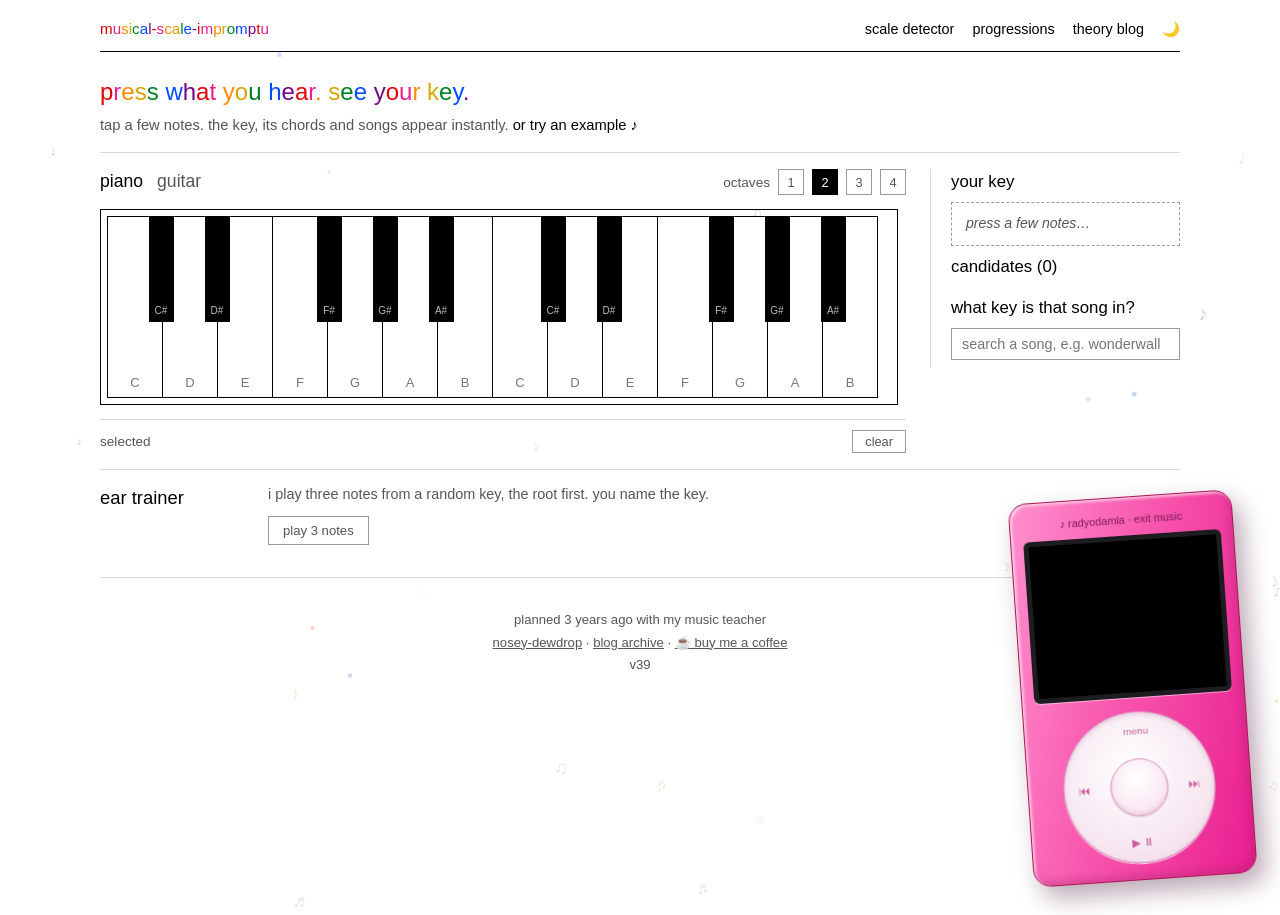
<file: index.html>
<!DOCTYPE html>
<html lang="en">

<head>
    <meta charset="UTF-8">
    <meta name="viewport" content="width=device-width, initial-scale=1.0">
    <meta http-equiv="Content-Security-Policy" content="default-src 'self'; script-src 'self' https://www.youtube.com https://s.ytimg.com; style-src 'self' https://fonts.googleapis.com; font-src https://fonts.gstatic.com; frame-src https://www.youtube.com https://www.youtube-nocookie.com; img-src 'self' data: https://i.ytimg.com; base-uri 'self'; form-action 'none'">
    <meta name="description" content="Pick the notes you hear on piano or guitar · find the key, explore its modes, get diatonic chords and songs to jam along with.">
    <title>Find the Key from a Few Notes · Free Music Scale Detector</title>
    <link rel="canonical" href="https://musicimprov.noseydewdrop.com/">
    <meta property="og:type" content="website">
    <meta property="og:title" content="Find the Key from a Few Notes · Music Scale Detector">
    <meta property="og:description" content="Tap the notes you hear on a piano or fretboard and instantly see what key the song is in, with matching chords, modes and songs.">
    <meta property="og:url" content="https://musicimprov.noseydewdrop.com/">
    <meta property="og:image" content="https://musicimprov.noseydewdrop.com/og.jpg">
    <meta name="twitter:card" content="summary_large_image">
    <link rel="icon" href="data:image/svg+xml,<svg xmlns=%22http://www.w3.org/2000/svg%22 viewBox=%220 0 100 100%22><text y=%22.9em%22 font-size=%2290%22>🎵</text></svg>">
    <link rel="manifest" href="manifest.json">
    <link rel="apple-touch-icon" href="icon-192.png">
    <link rel="stylesheet" href="styles.css?v=39">
    <script src="script.js?v=39" defer></script>
</head>

<body>
      <nav class="plainnav">
            <span class="brand rainbow">musical-scale-impromptu</span>
            <span class="plainnav-links">
                  <a href="#" class="active" data-page="detector">scale detector</a>
                  <a href="#" data-page="progressions">progressions</a>
                  <a href="#" data-page="philosophy">theory blog</a>
                  <button class="theme-btn" id="theme-toggle" aria-label="toggle dark mode">🌙</button>
            </span>
      </nav>

      <div class="page" id="page-detector">
      
      <div class="container">

            <header class="intro">
                  <h1 class="rainbow">press what you hear. see your key.</h1>
                  <p>tap a few notes. the key, its chords and songs appear instantly. <button class="linklike" id="try-example">or try an example ♪</button></p>
            </header>

            <section class="workbench">
                  <div class="bench-left">
                        <div class="bench-controls">
                              <div class="pick-button">
                                    <button class="pick tab-piano active" data-tab="piano">piano</button>
                                    <button class="pick tab-guitar" data-tab="guitar">guitar</button>
                              </div>
                              <div class="octave-selector">
                                    <span>octaves</span>
                                    <button class="octave-btn" data-octaves="1">1</button>
                                    <button class="octave-btn active" data-octaves="2">2</button>
                                    <button class="octave-btn" data-octaves="3">3</button>
                                    <button class="octave-btn" data-octaves="4">4</button>
                              </div>
                        </div>

                        <div class="piano-section" id="piano-tab">
                              <div class="piano-container">
                                    <div class="keys" id="piano-keys"><!-- built by generatePiano() --></div>
                              </div>
                        </div>

                        <div class="guitar-section hidden" id="guitar-tab">
                              <div class="guitar-strings" id="guitar-strings"><!-- built by generateGuitar() --></div>
                        </div>

                        <div class="selected-notes-bar">
                              <span class="bar-label">selected</span>
                              <span class="notes-display" id="notes-display"></span>
                              <button class="clear-btn" id="clear-notes-btn">clear</button>
                        </div>
                  </div>

                  <aside class="bench-rail">
                        <div class="rail-label">your key</div>
                        <div class="key-current empty" id="key-current">press a few notes&hellip;</div>
                        <div class="rail-label">candidates (<span id="key-count">0</span>)</div>
                        <div class="keys-grid" id="keys-grid"></div>
                        <p class="synesthesia-note">every key has its own color.</p>
                        <div class="rail-label">what key is that song in?</div>
                        <input id="song-search" class="song-search" type="text" placeholder="search a song, e.g. wonderwall" autocomplete="off">
                        <div id="song-search-results"></div>
                  </aside>
            </section>

            <div id="results" class="hidden">

                  <section class="strip hidden" id="scale-info">
                        <div class="strip-label">the scale</div>
                        <div class="strip-body">
                              <h4 id="scale-title"></h4>
                              <div class="scale-notes" id="scale-notes"></div>
                              <div class="scale-hints">
                                    <div><span class="hint-dot scale-dot"></span>tinted notes belong to the scale · play them freely</div>
                                    <div><span class="hint-dot root-dot"></span>the root note · start and end phrases there</div>
                              </div>
                        </div>
                  </section>

                  <div id="results-grid"></div>

                  <section class="strip hidden" id="modes-section">
                        <div class="strip-label">modes · same notes, other moods</div>
                        <div class="strip-body">
                              <div class="modes-grid" id="modes-grid"></div>
                        </div>
                  </section>

                  <section class="strip hidden" id="songs-strip">
                        <div class="strip-label">songs in this key</div>
                        <div class="strip-body" id="now-playing"></div>
                  </section>

            </div>

            <section class="strip" id="ear-trainer">
                  <div class="strip-label">ear trainer</div>
                  <div class="strip-body">
                        <p class="ear-intro">i play three notes from a random key, the root first. you name the key.</p>
                        <button class="prog-action-btn" id="ear-play">play 3 notes</button>
                        <div id="ear-options" class="keys-grid"></div>
                        <div id="ear-msg" class="ear-msg"></div>
                  </div>
            </section>

            <footer class="site-footer"><div>planned 3 years ago with my music teacher</div>
                  <div><a href="https://github.com/nosey-dewdrop/musical-improvisation-tool">nosey-dewdrop</a> · <a href="blog/">blog archive</a> · <a href="https://buymeacoffee.com/nosey-dewdrop">☕ buy me a coffee</a></div>
                  <div><span id="build-tag">v39</span></div></footer>

      </div>
      </div> <!-- /page-detector -->

      <div class="page hidden" id="page-progressions">
      
            <div class="container">
                  <div class="prog-panel">
                        <h2 class="rainbow">chord progression planner</h2>

                        <div class="prog-key-select">
                              <div class="prog-key-row">
                                    <span><b>key:</b></span>
                                    <div class="prog-key-buttons" id="prog-key-buttons"></div>
                              </div>
                              <div class="prog-key-row">
                                    <span><b>mode:</b></span>
                                    <div class="prog-mode-buttons" id="prog-mode-buttons"></div>
                              </div>
                        </div>

                        <div class="prog-builder">
                              <h3>available chords:</h3>
                              <div class="prog-available-chords" id="prog-available-chords">
                                    <span class="prog-hint">no scale selected yet · go to scale detector first</span>
                              </div>
                        </div>

                        <div class="prog-current">
                              <h3>your progression:</h3>
                              <div class="progression-slots" id="progression-slots">
                                    <span class="progression-empty">click chords above to build your progression</span>
                              </div>
                              <div class="prog-actions">
                                    <button class="prog-action-btn" id="clear-prog-btn">clear</button>
                                    <button class="prog-action-btn" id="play-prog-btn">play loop</button>
                                    <button class="prog-action-btn" id="share-prog-btn">copy link</button>
                                    <button class="prog-action-btn save-btn" id="save-prog-btn">save progression</button>
                              </div>
                        </div>

                        <div class="prog-saved">
                              <h3>saved progressions:</h3>
                              <div id="saved-progressions"></div>
                        </div>

                        <div class="prog-common">
                              <h3>common progressions:</h3>
                              <div id="common-progressions-list"></div>
                        </div>
                  </div>
            </div>
      </div> <!-- /page-progressions -->

      <div class="page hidden" id="page-philosophy">
      
            <div class="container">

                  <div id="blog-index">
                        <div class="blog-head">
                              <h2 class="rainbow">the curriculum</h2>
                              <p>music theory from zero to jamming, in order. written by a person who plays five instruments badly and loves all of them.</p>
                              <p class="curriculum-path">foundations 01-05 · harmony 06-08 · practice 09-11</p>
                        </div>
                        <div class="blog-grid">
                              <article class="blog-card" data-post="why-music-matters" tabindex="0">
                                    <span class="blog-tag">01 · essay</span>
                                    <h3>Why Music Matters</h3>
                                    <p>Music is nature. Why the human ear already knows the rules before theory names them.</p>
                                    <span class="blog-readmore">read →</span>
                              </article>
                              <article class="blog-card" data-post="dictionary" tabindex="0">
                                    <span class="blog-tag">02 · words</span>
                                    <h3>The Dictionary</h3>
                                    <p>Every word on this site · scale, mode, triad, progression, roman numerals · explained like a friend would.</p>
                                    <span class="blog-readmore">read →</span>
                              </article>
                              <article class="blog-card" data-post="circle-of-fifths" tabindex="0">
                                    <span class="blog-tag">03 · theory</span>
                                    <h3>The Circle of Fifths & Intervals</h3>
                                    <p>Theory is not knowledge sent from heaven · it is documentation of what our ears always knew.</p>
                                    <span class="blog-readmore">read →</span>
                              </article>
                              <article class="blog-card" data-post="find-the-key" tabindex="0">
                                    <span class="blog-tag">04 · practice</span>
                                    <h3>How I Find a Song's Key by Ear</h3>
                                    <p>The Sails of Charon method · the exact habit this whole site was built to speed up.</p>
                                    <span class="blog-readmore">read →</span>
                              </article>
                              <article class="blog-card" data-post="enharmonics" tabindex="0">
                                    <span class="blog-tag">05 · theory</span>
                                    <h3>F# or Gb? Enharmonics, Demystified</h3>
                                    <p>Same key on the piano, two different names. There is a rule, and it is a kind one.</p>
                                    <span class="blog-readmore">read →</span>
                              </article>
                              <article class="blog-card" data-post="seven-modes" tabindex="0">
                                    <span class="blog-tag">06 · harmony</span>
                                    <h3>Seven Modes, Seven Moods</h3>
                                    <p>Same seven notes, seven completely different feelings · with songs you already know.</p>
                                    <span class="blog-readmore">read →</span>
                              </article>
                              <article class="blog-card" data-post="four-chords" tabindex="0">
                                    <span class="blog-tag">07 · harmony</span>
                                    <h3>The Four Chords That Rule Pop</h3>
                                    <p>I-V-vi-IV and its three siblings carried half of the radio. Learn to hear them once, hear them forever.</p>
                                    <span class="blog-readmore">read →</span>
                              </article>
                              <article class="blog-card" data-post="pentatonic" tabindex="0">
                                    <span class="blog-tag">08 · harmony</span>
                                    <h3>The Pentatonic Shortcut</h3>
                                    <p>Drop two notes from any scale and it becomes impossible to sound wrong. Here is why.</p>
                                    <span class="blog-readmore">read →</span>
                              </article>
                              <article class="blog-card" data-post="rhythm-basics" tabindex="0">
                                    <span class="blog-tag">09 · practice</span>
                                    <h3>Bars, Beats and Why 4/4 Rules</h3>
                                    <p>The half of music this site does not detect: time. Beats, bars, tempo and the backbeat.</p>
                                    <span class="blog-readmore">read →</span>
                              </article>
                              <article class="blog-card" data-post="ear-training" tabindex="0">
                                    <span class="blog-tag">10 · practice</span>
                                    <h3>How to Actually Train Your Ears</h3>
                                    <p>Perfect pitch is rare and unnecessary. Relative pitch is trainable, and songs you know are the flashcards.</p>
                                    <span class="blog-readmore">read →</span>
                              </article>
                              <article class="blog-card" data-post="ten-minutes" tabindex="0">
                                    <span class="blog-tag">11 · practice</span>
                                    <h3>A 10-Minute Routine With This Site</h3>
                                    <p>Find, walk, loop, sing. A small daily circuit that turns the tool into actual skill.</p>
                                    <span class="blog-readmore">read →</span>
                              </article>
                        </div>
                  </div>

                  <div class="blog-post hidden" id="post-why-music-matters">
                  <button class="blog-back">← all posts</button>
                  <div class="panel philosophy-panel">
                        <div class="panel-title">why music matters</div>
                        <div class="philosophy-content">
                              <p>I am deeply in love with all kinds of music. Actually, I feel deeply sorrowful when someone asks me what my main instrument is. I literally play piano, guitar, bass, harmonica and ukulele. I even have a violin. Obviously, I am not a virtuoso - that is so true. But I am into philosophy of music, and to me, that is what really matters.</p>

                              <p>When you listen to something - it can be birds singing, leaves rustling; you hear some noises. In the nature, if you lend an ear, you'll notice that they are perfectly in order. You don't feel anything abnormal. That's because music history developed upon the human ear, what was appealing to an ear over centuries evolved into what we call music today.</p>

                              <p>That is the reason we know seven modes. The most known is Ionian, major tone. For instance, Locrian mode is not feasible to the human ear, it disappeared through something similar to natural selection of music and time. <b>Music is nature.</b> Years after, these harmonies were documented under the name of "music theory". Bach, Vivaldi, Beethoven didn't follow these rules, they looked at the nature. They composed what would be appealing to compose, that's why they shaped music into an art from natural harmonied noises. People documented their works later on.</p>

                              <p>When you listen to a music, it is bunch of notes in order. You hear D4, proceeding with a note that is higher in frequency. It might be something E? Higher? F? So, the story goes on. Once you have a prototype of the formula you hear, you can play it in anywhere. Play the melody on harp, violin, harmonica, saxophone; it's you that decide. They are some vehicles, notebooks, compilers for music.</p>

                              <p><i>Until now, I have taught music theory to ten of my friends. I even wrote a handwritten booklet for a person I love. Yet, I don't have a music of my own. The tragedy is similar to the "centipede" problem. While you ponder about which leg to step with, every other bug has already flown away.</i></p>
                        </div>
                  </div>
                  </div> <!-- /post -->

                  <div class="blog-post hidden" id="post-circle-of-fifths">
                  <button class="blog-back">← all posts</button>
                  <div class="panel philosophy-panel">
                        <div class="panel-title">the circle of fifths & intervals</div>
                        <div class="philosophy-content">
                              <h3>What is Circle of Fifths?</h3>
                              <p>Music theory is not a bunch of knowledge sent from heaven. Music is an observer of human history from the beginning of the creation. First times, there were percussions, wind instruments. Since the beginning of creation, music was not solely an art, but was also a science derived from nature.</p>

                              <p>Musicians founded a relationship between the notes kept the audience focused to their music. For instance, we might not be able to explain it with the music theory. But our ears know that there is something "strange", something "unexpected", something "absurd" is happening when F and G is played with C#.</p>

                              <p>One of the first impulses we get from the outer world is heart beats of our mother when we were fetus :) The birds harmonize together. The leaves harmonize with the wind. They all happen in harmony. This harmony in nature, what our ears are used to listen since the day we were a zygote, what is the tendency of the ears are documentated in the name of music theory.</p>

                              <p><b>All in all, this is not a memorized knowledge. It is documentation of human history and science.</b></p>

                              <h3>Intervals</h3>
                              <p>C → D (WHOLE) &nbsp; E → F (HALF)</p>
                              <p>W + H = Major Third &nbsp; | &nbsp; H + W = Minor Third</p>
                              <p>Major Third + Minor Third = <b>MAJOR Triad</b> (C-E-G)</p>
                              <p>Minor Third + Major Third = <b>MINOR Triad</b> (E-G-B)</p>

                              <h3>Chords</h3>
                              <p>There is no certain knowledge for it. Triads are documentated but there are power chords (5), there are suspended chords (sus4, sus2), there are chords with four notes (7th). Build with any interval!</p>
                        </div>
                  </div>
                  </div> <!-- /post -->

                  <div class="blog-post hidden" id="post-seven-modes">
                  <button class="blog-back">← all posts</button>
                  <div class="panel philosophy-panel">
                        <div class="panel-title">seven modes, seven moods</div>
                        <div class="philosophy-content">
                              <p>Here is the most generous trick in music: take the seven notes of one major scale, change nothing, and just start from a different note. You get a completely different mood. These are the modes · seven moods hiding inside every key you find on this site.</p>

                              <h3>Ionian · the major scale itself</h3>
                              <p>Happy, bright, home. Most pop and folk lives here. "Let It Be" is pure Ionian comfort.</p>

                              <h3>Dorian · minor with hope</h3>
                              <p>Start from the 2nd note. It is minor, but with one raised note that adds a jazzy, hopeful shimmer. Miles Davis built "So What" on it; "Scarborough Fair" and Santana's "Oye Como Va" breathe it.</p>

                              <h3>Phrygian · the Spanish shadow</h3>
                              <p>Start from the 3rd note and the very first step is a half step · instantly dark, instantly Spanish. Flamenco lives here, and metal guitarists love it for riffs that feel dangerous.</p>

                              <h3>Lydian · the dream</h3>
                              <p>Start from the 4th note. One raised note makes everything float, like a film about flying. The Simpsons theme is the textbook Lydian melody.</p>

                              <h3>Mixolydian · major with dirt</h3>
                              <p>Start from the 5th note. It is major, but the softened 7th makes it bluesy and easy-going. "Sweet Home Alabama" and The Beatles' "Norwegian Wood" ride on it.</p>

                              <h3>Aeolian · the natural minor</h3>
                              <p>Start from the 6th note. This is the sad one, the emotional one. "Losing My Religion" stays in it from the first bar to the last.</p>

                              <h3>Locrian · the ghost</h3>
                              <p>Start from the 7th note and even the home chord is unstable (diminished). Music history almost never uses it · which tells you something: our ears vote, and Locrian keeps losing the election. It survives as spice, not as a home.</p>

                              <p><i>Practical use: find your key on the detector page, then click through the seven modes and listen to how the same notes change costume. Improvise in Dorian one day, Mixolydian the next · same fingers, new feelings.</i></p>
                        </div>
                  </div>
                  </div> <!-- /post -->

                  <div class="blog-post hidden" id="post-find-the-key">
                  <button class="blog-back">← all posts</button>
                  <div class="panel philosophy-panel">
                        <div class="panel-title">how i find a song's key by ear</div>
                        <div class="philosophy-content">
                              <p>One of my biggest joys is listening through my playlists and harmonizing together with random songs. But to join a song, you first have to know where it lives. This site exists because of that habit · here is the exact method, with a real example.</p>

                              <h3>Step 1 · catch a few notes</h3>
                              <p>Don't try to hear everything. Catch three or four notes from the intro or the main riff and find them on the piano or the fretboard. Hum along if it helps; your voice is a slower but honest instrument.</p>

                              <h3>Step 2 · let the candidates appear</h3>
                              <p>Feed those notes to the detector. Three notes usually leave you with a handful of possible keys. That's not failure · that's the shortlist.</p>

                              <h3>Step 3 · wait for the deciding note</h3>
                              <p>Real example: "Sails of Charon" by Scorpions. The intro gave me two possible readings · C D E F# G A B, or C# D E F# G A B. One note apart. Then the song continued with a C natural, and option one won: the G major family, played from B. <b>B Phrygian.</b> One note decided everything.</p>

                              <h3>Step 4 · find the home note</h3>
                              <p>The key's family and its mode are different questions. The family tells you which notes are legal; the home note tells you where phrases rest. Listen for the note the song keeps landing on · that's your root. Start and end your lines there and you will sound like you belong.</p>

                              <p><i>After a few weeks this stops being steps and becomes a reflex. The tool is training wheels · good ones. Use it until your ears don't need it.</i></p>
                        </div>
                  </div>
                  </div> <!-- /post -->

                  <div class="blog-post hidden" id="post-four-chords">
                  <button class="blog-back">← all posts</button>
                  <div class="panel philosophy-panel">
                        <div class="panel-title">the four chords that rule pop</div>
                        <div class="philosophy-content">
                              <p>Pop music has a public secret: an enormous part of it is built on one progression · <b>I–V–vi–IV</b>. In C major that is C → G → Am → F. The comedy group Axis of Awesome once played dozens of hits over this single loop, and the joke lands because it is true.</p>

                              <h3>Why does it work?</h3>
                              <p>It tells a complete emotional story in four bars: home (I), tension (V), sadness (vi), comfort (IV), and back home. Human ears never get tired of that round trip.</p>

                              <h3>The siblings</h3>
                              <p><b>I–vi–IV–V</b> · the 50s doo-wop progression. "Stand By Me" made it immortal; every slow dance of that decade leaned on it.</p>
                              <p><b>vi–IV–I–V</b> · the same four chords starting from the sad one. Instant melancholy; half of the 2010s radio pop starts here.</p>
                              <p><b>ii–V–I</b> · jazz's heartbeat. "Autumn Leaves" is practically a ii–V–I étude. Learn to hear this one and jazz standards open like doors.</p>
                              <p><b>I–IV–V</b> · the 12-bar blues skeleton, the grandfather of rock and roll.</p>
                              <p><b>i–VII–VI–V</b> · the Andalusian cadence, ancient and dramatic. "Hit the Road Jack" walks down it the whole song.</p>

                              <h3>How to use this site with them</h3>
                              <p>Find your key on the detector, open the progressions page, and tap any of these · the site translates the numerals into real chords for your key instantly. Play the loop, then improvise over it using the scale notes. Congratulations: you are now the rhythm section and the soloist.</p>
                        </div>
                  </div>
                  </div> <!-- /post -->

                  <div class="blog-post hidden" id="post-pentatonic">
                  <button class="blog-back">← all posts</button>
                  <div class="panel philosophy-panel">
                        <div class="panel-title">the pentatonic shortcut</div>
                        <div class="philosophy-content">
                              <p>Every scale this site shows you has seven notes. Five of them are always safe; two of them are opinionated. The pentatonic trick is simply this: remove the opinionated ones.</p>

                              <h3>Which two?</h3>
                              <p>In a major scale, drop the 4th and the 7th degree. In C major that means dropping F and B. What remains, C D E G A, is the major pentatonic: five notes with no half-step friction against any chord of the key. There is nothing left that can clash, which is why beginners sound instantly better inside it.</p>

                              <h3>Why it works</h3>
                              <p>The 4th and the 7th are the two notes that sit a half step away from chord tones. They are wonderful notes, but they demand resolution: play them and your ear expects you to move somewhere. Remove them and every note you play is already home. That is the whole magic, no talent required.</p>

                              <h3>You already know how it sounds</h3>
                              <p>The riff of "My Girl", the melody of "Amazing Grace", most guitar solos you have ever air-played: pentatonic. Entire genres, from blues to country to rock, lean on these five notes.</p>

                              <p><i>Try it here: find your key on the detector, look at the seven scale chips, and simply skip the 4th and the 7th while improvising. Ten seconds of theory, a lifetime of safe solos.</i></p>
                        </div>
                  </div>
                  </div> <!-- /post -->

                  <div class="blog-post hidden" id="post-enharmonics">
                  <button class="blog-back">← all posts</button>
                  <div class="panel philosophy-panel">
                        <div class="panel-title">f# or gb? enharmonics, demystified</div>
                        <div class="philosophy-content">
                              <p>Press the black key between F and G. What did you play, F sharp or G flat? The honest answer: both. Same pitch, same string, same frequency, two names. Notes like these are called enharmonic equivalents.</p>

                              <h3>Why two names at all?</h3>
                              <p>Because scales are spelled like sentences, and every letter wants to appear exactly once. The F# major scale is written F# G# A# B C# D# E#, one of each letter from A to G. If we wrote Gb instead of F#, the same scale would need to reuse letters and reading it would become a puzzle. So the name is chosen to keep the spelling clean, not because the sound changes.</p>

                              <h3>The famous oddball: E#</h3>
                              <p>Yes, E# is just F. But inside F# major, the 7th note must be some kind of E, because the letter E has not been used yet. Write F and you suddenly have two F letters in one scale. Music notation chose consistency over familiarity, and honestly, it was right.</p>

                              <h3>What this site does about it</h3>
                              <p>The detector compares pitches, not names. Press D# and it will happily match scales that call that note Eb. You never have to think about spelling while playing; the naming only matters when you write music down for someone else to read.</p>
                        </div>
                  </div>
                  </div> <!-- /post -->

                  <div class="blog-post hidden" id="post-ten-minutes">
                  <button class="blog-back">← all posts</button>
                  <div class="panel philosophy-panel">
                        <div class="panel-title">a 10-minute routine with this site</div>
                        <div class="philosophy-content">
                              <p>Tools do not make musicians; routines do. Here is a small circuit I actually use. Ten minutes, four steps, no skipping.</p>

                              <h3>Minutes 1-2 · find</h3>
                              <p>Put on any song. Catch three or four notes from the intro and tap them on the detector. Watch the candidates shrink until one key remains. This trains the slowest skill of all: hearing.</p>

                              <h3>Minutes 3-5 · walk</h3>
                              <p>Play the seven scale notes up and down, slowly, saying their names out loud. Corny? Completely. It also welds the shapes into your fingers faster than anything else known to science or my music teacher.</p>

                              <h3>Minutes 6-8 · loop</h3>
                              <p>Open the progressions, take I V vi IV, and loop it. Keep the rhythm boring on purpose; boring rhythm frees your ears to hear the harmony move.</p>

                              <h3>Minutes 9-10 · sing over it</h3>
                              <p>Solo with your voice or your instrument over the loop, landing every phrase on the root. Two minutes of this daily beats two hours of it monthly. Consistency is the only real music theory.</p>
                        </div>
                  </div>
                  </div> <!-- /post -->

                  <div class="blog-post hidden" id="post-rhythm-basics">
                  <button class="blog-back">← all lessons</button>
                  <div class="panel philosophy-panel">
                        <div class="panel-title">bars, beats and why 4/4 rules</div>
                        <div class="philosophy-content">
                              <p>Everything else on this site is about which notes to play. This lesson is about when. Rhythm is the half of music that scales cannot see, and it is the half your body already understands.</p>

                              <h3>The beat</h3>
                              <p>The beat is the steady pulse you nod to. Its speed is the tempo, measured in BPM, beats per minute. 60 BPM is one beat per second, a slow ballad; 120 BPM is a brisk pop song; 180 BPM is punk sweating.</p>

                              <h3>Bars</h3>
                              <p>Beats are grouped into small boxes called bars. The time signature tells you how many fit in each box. 4/4 means four beats per bar, and it earned its nickname "common time" honestly: the overwhelming majority of pop, rock, blues and electronic music lives in it. 3/4 is the waltz, one-two-three, one-two-three. 6/8 rolls like a lullaby.</p>

                              <h3>The backbeat</h3>
                              <p>Count 1-2-3-4 along with any rock or pop song and listen to the snare drum: it almost always cracks on 2 and 4. That is the backbeat, and it is the single most recognizable rhythmic convention of the last seventy years. Clap on 2 and 4 and you sound like a musician; clap on 1 and 3 and you sound like a wedding guest.</p>

                              <h3>Try it here</h3>
                              <p>Open the progressions page, build a loop and press play. Each chord lasts one bar. Count four beats per chord out loud, then try strumming or humming your own rhythm over it. Notes tell you what; bars tell you when.</p>
                        </div>
                  </div>
                  </div> <!-- /post -->

                  <div class="blog-post hidden" id="post-ear-training">
                  <button class="blog-back">← all lessons</button>
                  <div class="panel philosophy-panel">
                        <div class="panel-title">how to actually train your ears</div>
                        <div class="philosophy-content">
                              <p>Two pieces of good news. First: perfect pitch, the ability to name a lone note from silence, is rare, mostly set in early childhood, and completely unnecessary for playing music. Second: relative pitch, the ability to hear distances between notes, is a muscle. Anyone can train it, at any age.</p>

                              <h3>Songs are your flashcards</h3>
                              <p>The classic trick for learning intervals is anchoring each one to a song you already know. A perfect fifth is the leap in "Twinkle Twinkle Little Star". A perfect fourth opens "Here Comes the Bride". An octave is the first two notes of "Somewhere Over the Rainbow". A minor second is the Jaws theme creeping. A major third opens "Oh When the Saints". You do not memorize distances; you remember songs.</p>

                              <h3>Sing everything</h3>
                              <p>The unskippable exercise: sing what you hear. Your voice is the honest mirror of your ear; if you cannot sing it, you have not really heard it. Nobody needs to listen, hum in the shower, that counts.</p>

                              <h3>Use the trainer downstairs</h3>
                              <p>The ear trainer on the detector page plays three notes from a random key, root first, and asks you to name it. Two minutes a day, chase your streak. The first week feels like guessing. Around week three, something quietly clicks and never unclicks.</p>
                        </div>
                  </div>
                  </div> <!-- /post -->

                  <div class="blog-post hidden" id="post-dictionary">
                  <button class="blog-back">← all posts</button>
                  <div class="panel philosophy-panel">
                        <div class="panel-title">the dictionary · every word on this site, explained</div>
                        <div class="philosophy-content">
                              <h3>What is a scale?</h3>
                              <p>A scale is a family of notes that sound good together. Take C major: C D E F G A B. Stay inside those seven notes and almost anything you play will sound "right". That is why finding the scale is the whole point of this site · once you know the family, you can improvise without fear.</p>

                              <h3>What is a key?</h3>
                              <p>The key is the home of a song. When we say a song is "in G major", it means the song's melody and chords are built from the G major scale, and the note G feels like home · the place where phrases want to land and rest.</p>

                              <h3>What is a root note?</h3>
                              <p>The root is the note a scale or a chord is built on · its ground floor. In C major the root is C; in a Dm chord the root is D. Starting and ending your phrases on the root makes your solo sound resolved instead of lost.</p>

                              <h3>What are modes?</h3>
                              <p>Take the same seven notes of a major scale, but start from a different one of them · you get a mode. Same ingredients, completely different mood. Start C major from D and you get D Dorian (jazzy minor); start it from A and you get A minor (sad). That is why this site shows seven modes for every key you find: seven moods for free, no new notes to learn.</p>

                              <h3>What is a chord?</h3>
                              <p>A chord is several notes played at the same time. The most common kind is the <b>triad</b>: pick a note, skip one, pick, skip one, pick · like C, E, G. Three notes, one sound.</p>

                              <h3>Major, minor, diminished · what do they mean?</h3>
                              <p>They describe a chord's mood, and the mood comes from the distances between its notes. Major chords sound happy and open (C), minor chords sound sad or thoughtful (Cm), diminished chords sound tense and unstable (C°) · they want to move somewhere else immediately.</p>

                              <h3>What are 7th and sus chords?</h3>
                              <p>A <b>7th chord</b> is a triad with one more note stacked on top · it adds color: maj7 sounds dreamy, m7 sounds smooth and jazzy, 7 (dominant) sounds bluesy. A <b>sus chord</b> (suspended) replaces the middle note of a triad with its neighbor · sus2 or sus4 · so the chord floats, neither happy nor sad, waiting to resolve.</p>

                              <h3>What are diatonic chords?</h3>
                              <p>The chords you can build using only the notes of one scale. Every scale gives you exactly seven of them, one on each note. They are guaranteed to fit together · that is why the site lists them for every key: it is your safe palette for writing or jamming.</p>

                              <h3>What is a chord progression?</h3>
                              <p>A chord progression is chords played one after another · the skeleton of a song. Verse, chorus, everything sits on top of a progression. We write them with roman numerals (I–IV–V) so they work in any key.</p>

                              <h3>What do the roman numerals (I, ii, V...) mean?</h3>
                              <p>They number the scale's seven degrees, so a progression can be described without naming a key. In C major: I = C, ii = Dm, V = G. Uppercase means major, lowercase means minor, the ° sign means diminished. "I–V–vi–IV" in C is C → G → Am → F; the same recipe in G is G → D → Em → C. Same feeling, different key · that is the magic of numerals.</p>

                              <h3>Why do some progressions have names like "Pop Classic"?</h3>
                              <p>Because a handful of progressions carried most of popular music. I–V–vi–IV alone powers hundreds of hits; ii–V–I is the heart of jazz; the 12-bar blues is I–IV–V rearranged. Learn to hear these few shapes and half of the radio becomes sight-readable.</p>

                              <h3>What is an octave?</h3>
                              <p>The same note, higher or lower. A piano has many C's · each one doubles the frequency of the one below. That is why the piano here offers 1 to 3 octaves: same note names, different heights.</p>

                              <h3>What is an interval?</h3>
                              <p>The distance between two notes, measured in steps. The smallest one on a piano is a half step (E to F); two half steps make a whole step (C to D). Stack intervals and you get chords; walk them and you get melodies.</p>
                        </div>
                  </div>
                  </div> <!-- /post -->
            </div>
      </div> <!-- /page-philosophy -->


      <div class="dock" id="dock">
            <div class="dock-bar" id="dock-bar"><span id="dock-label">♪ radyodamla · exit music</span></div>
            <div class="dock-screen">
                  <div id="yt-player"></div>
            </div>
            <div class="click-wheel">
                  <button class="wheel-btn wheel-menu" id="dock-menu">menu</button>
                  <button class="wheel-btn wheel-prev" id="dock-prev" aria-label="previous song">⏮</button>
                  <button class="wheel-btn wheel-next" id="dock-next" aria-label="next song">⏭</button>
                  <span class="wheel-btn wheel-play" aria-hidden="true">▶ ⏸</span>
                  <button class="wheel-center" id="dock-center" aria-label="expand player"></button>
            </div>
      </div>

</body>

</html>
</file>
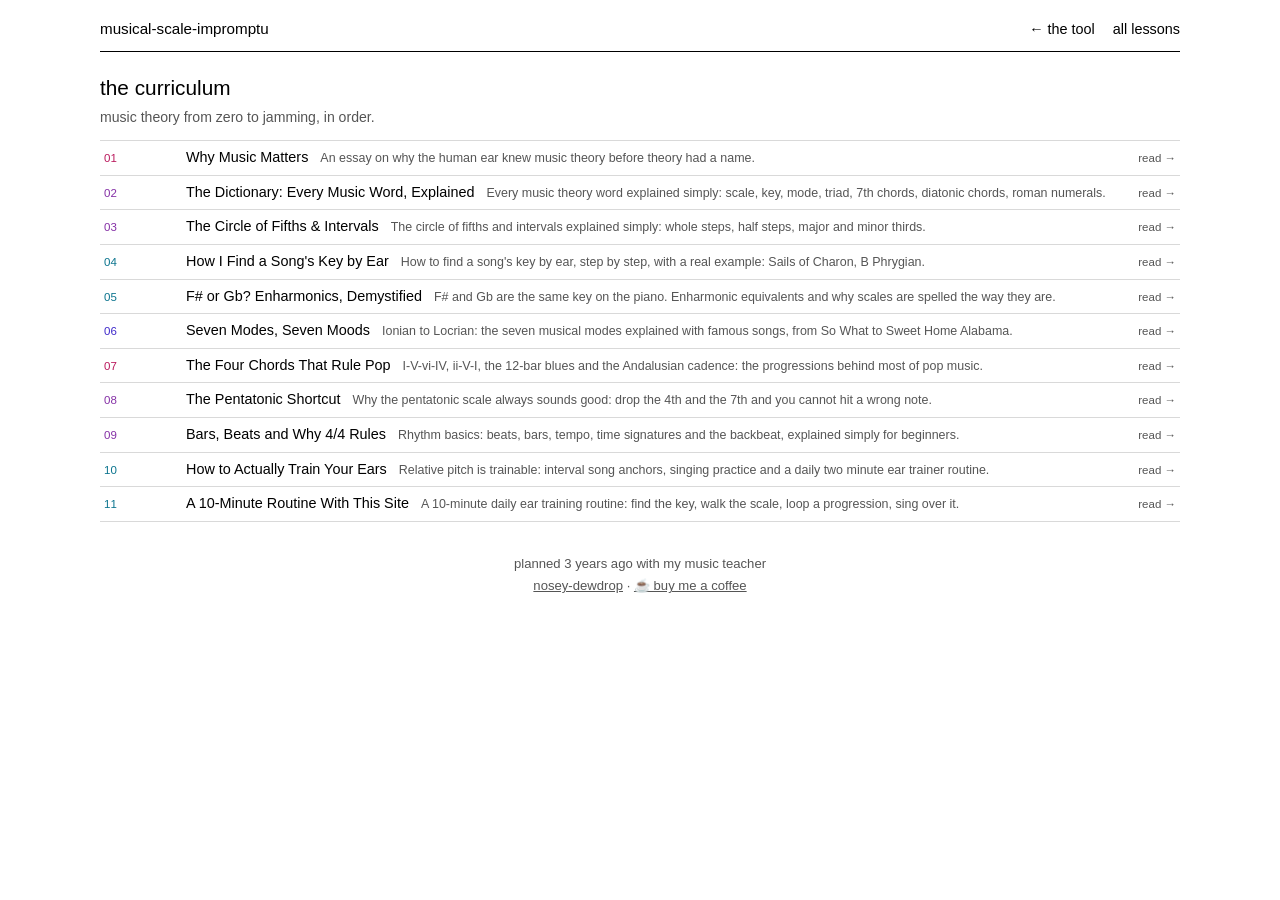
<file: blog/index.html>
<!DOCTYPE html>
<html lang="en">
<head>
    <meta charset="UTF-8">
    <meta name="viewport" content="width=device-width, initial-scale=1.0">
    <title>The Curriculum: Music Theory from Zero to Jamming · musical-scale-impromptu</title>
    <meta name="description" content="A free 11-lesson music theory curriculum: scales, keys, modes, chords, progressions, rhythm and ear training.">
    <link rel="canonical" href="https://musicimprov.noseydewdrop.com/blog/">
    <meta property="og:type" content="article">
    <meta property="og:title" content="The Curriculum: Music Theory from Zero to Jamming">
    <meta property="og:description" content="A free 11-lesson music theory curriculum: scales, keys, modes, chords, progressions, rhythm and ear training.">
    <meta property="og:url" content="https://musicimprov.noseydewdrop.com/blog/">
    <meta property="og:image" content="https://musicimprov.noseydewdrop.com/og.jpg">
    <meta name="twitter:card" content="summary_large_image">
    <link rel="icon" href="data:image/svg+xml,<svg xmlns=%22http://www.w3.org/2000/svg%22 viewBox=%220 0 100 100%22><text y=%22.9em%22 font-size=%2290%22>🎵</text></svg>">
    <link rel="stylesheet" href="../styles.css?v=39">
</head>
<body>
      <nav class="plainnav">
            <span class="brand">musical-scale-impromptu</span>
            <span class="plainnav-links">
                  <a href="../">← the tool</a>
                  <a href="./">all lessons</a>
            </span>
      </nav>
      <div class="container">
            <div class="blog-head">
                  <h2>the curriculum</h2>
                  <p>music theory from zero to jamming, in order.</p>
            </div>
            <div class="blog-grid">
                  <a class="blog-card" href="why-music-matters.html">
                        <span class="blog-tag">01</span>
                        <h3>Why Music Matters</h3>
                        <p>An essay on why the human ear knew music theory before theory had a name.</p>
                        <span class="blog-readmore">read →</span>
                  </a>
                  <a class="blog-card" href="dictionary.html">
                        <span class="blog-tag">02</span>
                        <h3>The Dictionary: Every Music Word, Explained</h3>
                        <p>Every music theory word explained simply: scale, key, mode, triad, 7th chords, diatonic chords, roman numerals.</p>
                        <span class="blog-readmore">read →</span>
                  </a>
                  <a class="blog-card" href="circle-of-fifths.html">
                        <span class="blog-tag">03</span>
                        <h3>The Circle of Fifths & Intervals</h3>
                        <p>The circle of fifths and intervals explained simply: whole steps, half steps, major and minor thirds.</p>
                        <span class="blog-readmore">read →</span>
                  </a>
                  <a class="blog-card" href="find-the-key.html">
                        <span class="blog-tag">04</span>
                        <h3>How I Find a Song's Key by Ear</h3>
                        <p>How to find a song's key by ear, step by step, with a real example: Sails of Charon, B Phrygian.</p>
                        <span class="blog-readmore">read →</span>
                  </a>
                  <a class="blog-card" href="enharmonics.html">
                        <span class="blog-tag">05</span>
                        <h3>F# or Gb? Enharmonics, Demystified</h3>
                        <p>F# and Gb are the same key on the piano. Enharmonic equivalents and why scales are spelled the way they are.</p>
                        <span class="blog-readmore">read →</span>
                  </a>
                  <a class="blog-card" href="seven-modes.html">
                        <span class="blog-tag">06</span>
                        <h3>Seven Modes, Seven Moods</h3>
                        <p>Ionian to Locrian: the seven musical modes explained with famous songs, from So What to Sweet Home Alabama.</p>
                        <span class="blog-readmore">read →</span>
                  </a>
                  <a class="blog-card" href="four-chords.html">
                        <span class="blog-tag">07</span>
                        <h3>The Four Chords That Rule Pop</h3>
                        <p>I-V-vi-IV, ii-V-I, the 12-bar blues and the Andalusian cadence: the progressions behind most of pop music.</p>
                        <span class="blog-readmore">read →</span>
                  </a>
                  <a class="blog-card" href="pentatonic.html">
                        <span class="blog-tag">08</span>
                        <h3>The Pentatonic Shortcut</h3>
                        <p>Why the pentatonic scale always sounds good: drop the 4th and the 7th and you cannot hit a wrong note.</p>
                        <span class="blog-readmore">read →</span>
                  </a>
                  <a class="blog-card" href="rhythm-basics.html">
                        <span class="blog-tag">09</span>
                        <h3>Bars, Beats and Why 4/4 Rules</h3>
                        <p>Rhythm basics: beats, bars, tempo, time signatures and the backbeat, explained simply for beginners.</p>
                        <span class="blog-readmore">read →</span>
                  </a>
                  <a class="blog-card" href="ear-training.html">
                        <span class="blog-tag">10</span>
                        <h3>How to Actually Train Your Ears</h3>
                        <p>Relative pitch is trainable: interval song anchors, singing practice and a daily two minute ear trainer routine.</p>
                        <span class="blog-readmore">read →</span>
                  </a>
                  <a class="blog-card" href="ten-minutes.html">
                        <span class="blog-tag">11</span>
                        <h3>A 10-Minute Routine With This Site</h3>
                        <p>A 10-minute daily ear training routine: find the key, walk the scale, loop a progression, sing over it.</p>
                        <span class="blog-readmore">read →</span>
                  </a>
            </div>

            <footer class="site-footer">
                  <div>planned 3 years ago with my music teacher</div>
                  <div><a href="https://github.com/nosey-dewdrop/musical-improvisation-tool">nosey-dewdrop</a> · <a href="https://buymeacoffee.com/nosey-dewdrop">☕ buy me a coffee</a></div>
            </footer>
      </div>
</body>
</html>
</file>
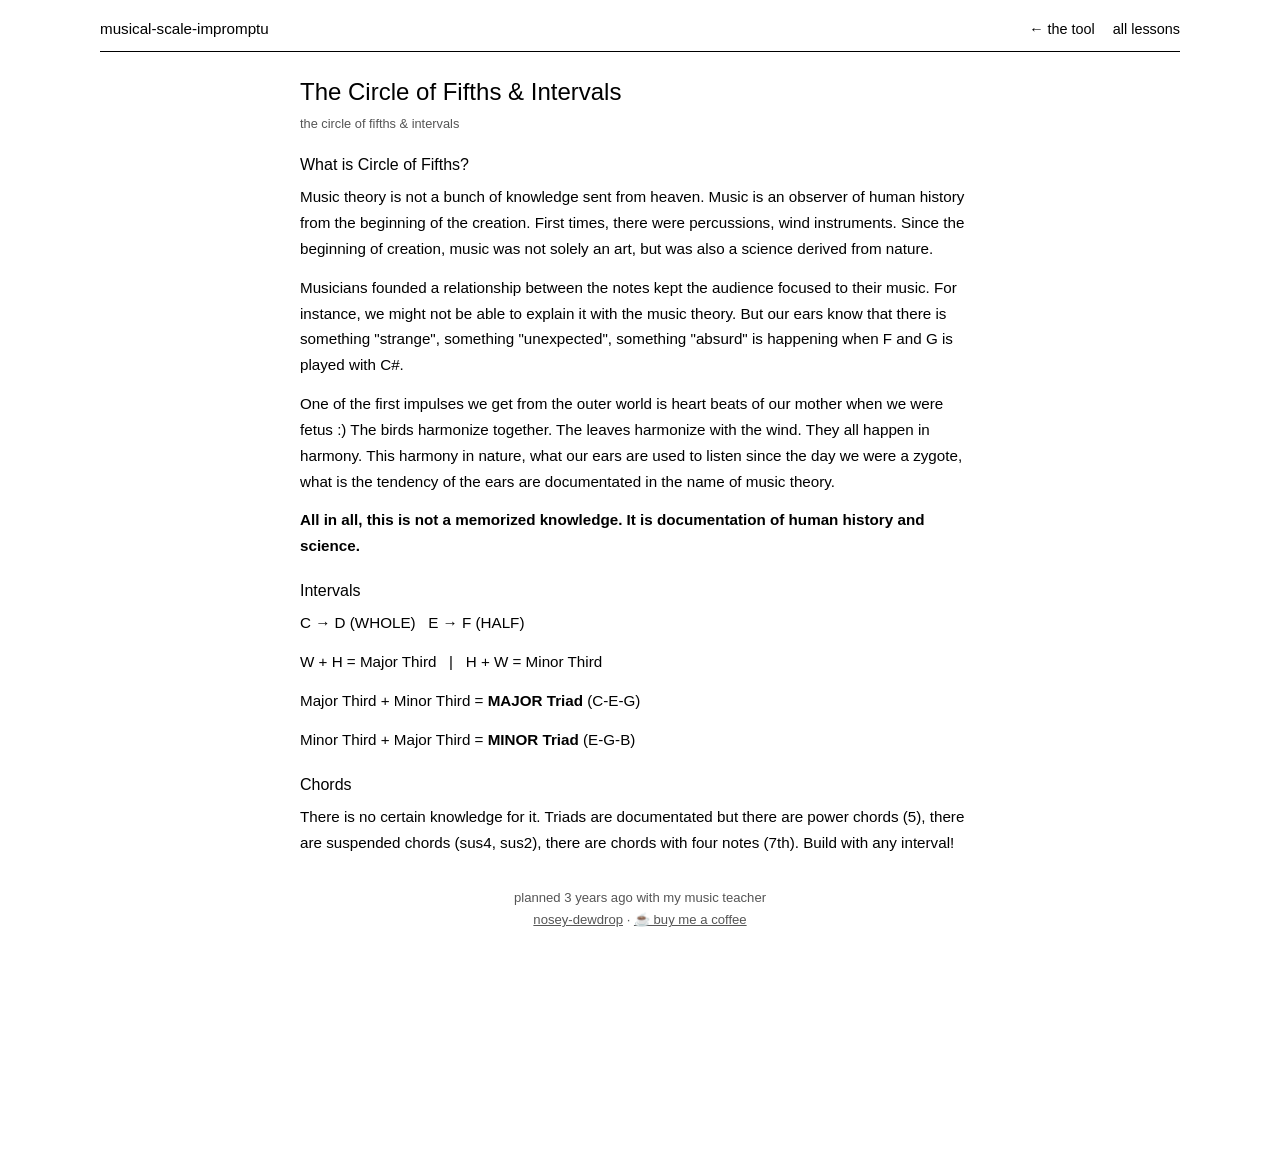
<file: blog/circle-of-fifths.html>
<!DOCTYPE html>
<html lang="en">
<head>
    <meta charset="UTF-8">
    <meta name="viewport" content="width=device-width, initial-scale=1.0">
    <title>The Circle of Fifths & Intervals · musical-scale-impromptu</title>
    <meta name="description" content="The circle of fifths and intervals explained simply: whole steps, half steps, major and minor thirds.">
    <link rel="canonical" href="https://musicimprov.noseydewdrop.com/blog/circle-of-fifths.html">
    <meta property="og:type" content="article">
    <meta property="og:title" content="The Circle of Fifths & Intervals">
    <meta property="og:description" content="The circle of fifths and intervals explained simply: whole steps, half steps, major and minor thirds.">
    <meta property="og:url" content="https://musicimprov.noseydewdrop.com/blog/circle-of-fifths.html">
    <meta property="og:image" content="https://musicimprov.noseydewdrop.com/og.jpg">
    <meta name="twitter:card" content="summary_large_image">
    <link rel="icon" href="data:image/svg+xml,<svg xmlns=%22http://www.w3.org/2000/svg%22 viewBox=%220 0 100 100%22><text y=%22.9em%22 font-size=%2290%22>🎵</text></svg>">
    <link rel="stylesheet" href="../styles.css?v=39">
</head>
<body>
      <nav class="plainnav">
            <span class="brand">musical-scale-impromptu</span>
            <span class="plainnav-links">
                  <a href="../">← the tool</a>
                  <a href="./">all lessons</a>
            </span>
      </nav>
      <div class="container">
            <h1 class="post-h1">The Circle of Fifths & Intervals</h1>
            <div class="panel philosophy-panel">
                        <div class="panel-title">the circle of fifths & intervals</div>
                        <div class="philosophy-content">
                              <h3>What is Circle of Fifths?</h3>
                              <p>Music theory is not a bunch of knowledge sent from heaven. Music is an observer of human history from the beginning of the creation. First times, there were percussions, wind instruments. Since the beginning of creation, music was not solely an art, but was also a science derived from nature.</p>

                              <p>Musicians founded a relationship between the notes kept the audience focused to their music. For instance, we might not be able to explain it with the music theory. But our ears know that there is something "strange", something "unexpected", something "absurd" is happening when F and G is played with C#.</p>

                              <p>One of the first impulses we get from the outer world is heart beats of our mother when we were fetus :) The birds harmonize together. The leaves harmonize with the wind. They all happen in harmony. This harmony in nature, what our ears are used to listen since the day we were a zygote, what is the tendency of the ears are documentated in the name of music theory.</p>

                              <p><b>All in all, this is not a memorized knowledge. It is documentation of human history and science.</b></p>

                              <h3>Intervals</h3>
                              <p>C → D (WHOLE) &nbsp; E → F (HALF)</p>
                              <p>W + H = Major Third &nbsp; | &nbsp; H + W = Minor Third</p>
                              <p>Major Third + Minor Third = <b>MAJOR Triad</b> (C-E-G)</p>
                              <p>Minor Third + Major Third = <b>MINOR Triad</b> (E-G-B)</p>

                              <h3>Chords</h3>
                              <p>There is no certain knowledge for it. Triads are documentated but there are power chords (5), there are suspended chords (sus4, sus2), there are chords with four notes (7th). Build with any interval!</p>
                        </div>
                  </div>
            <footer class="site-footer">
                  <div>planned 3 years ago with my music teacher</div>
                  <div><a href="https://github.com/nosey-dewdrop/musical-improvisation-tool">nosey-dewdrop</a> · <a href="https://buymeacoffee.com/nosey-dewdrop">☕ buy me a coffee</a></div>
            </footer>
      </div>
</body>
</html>
</file>
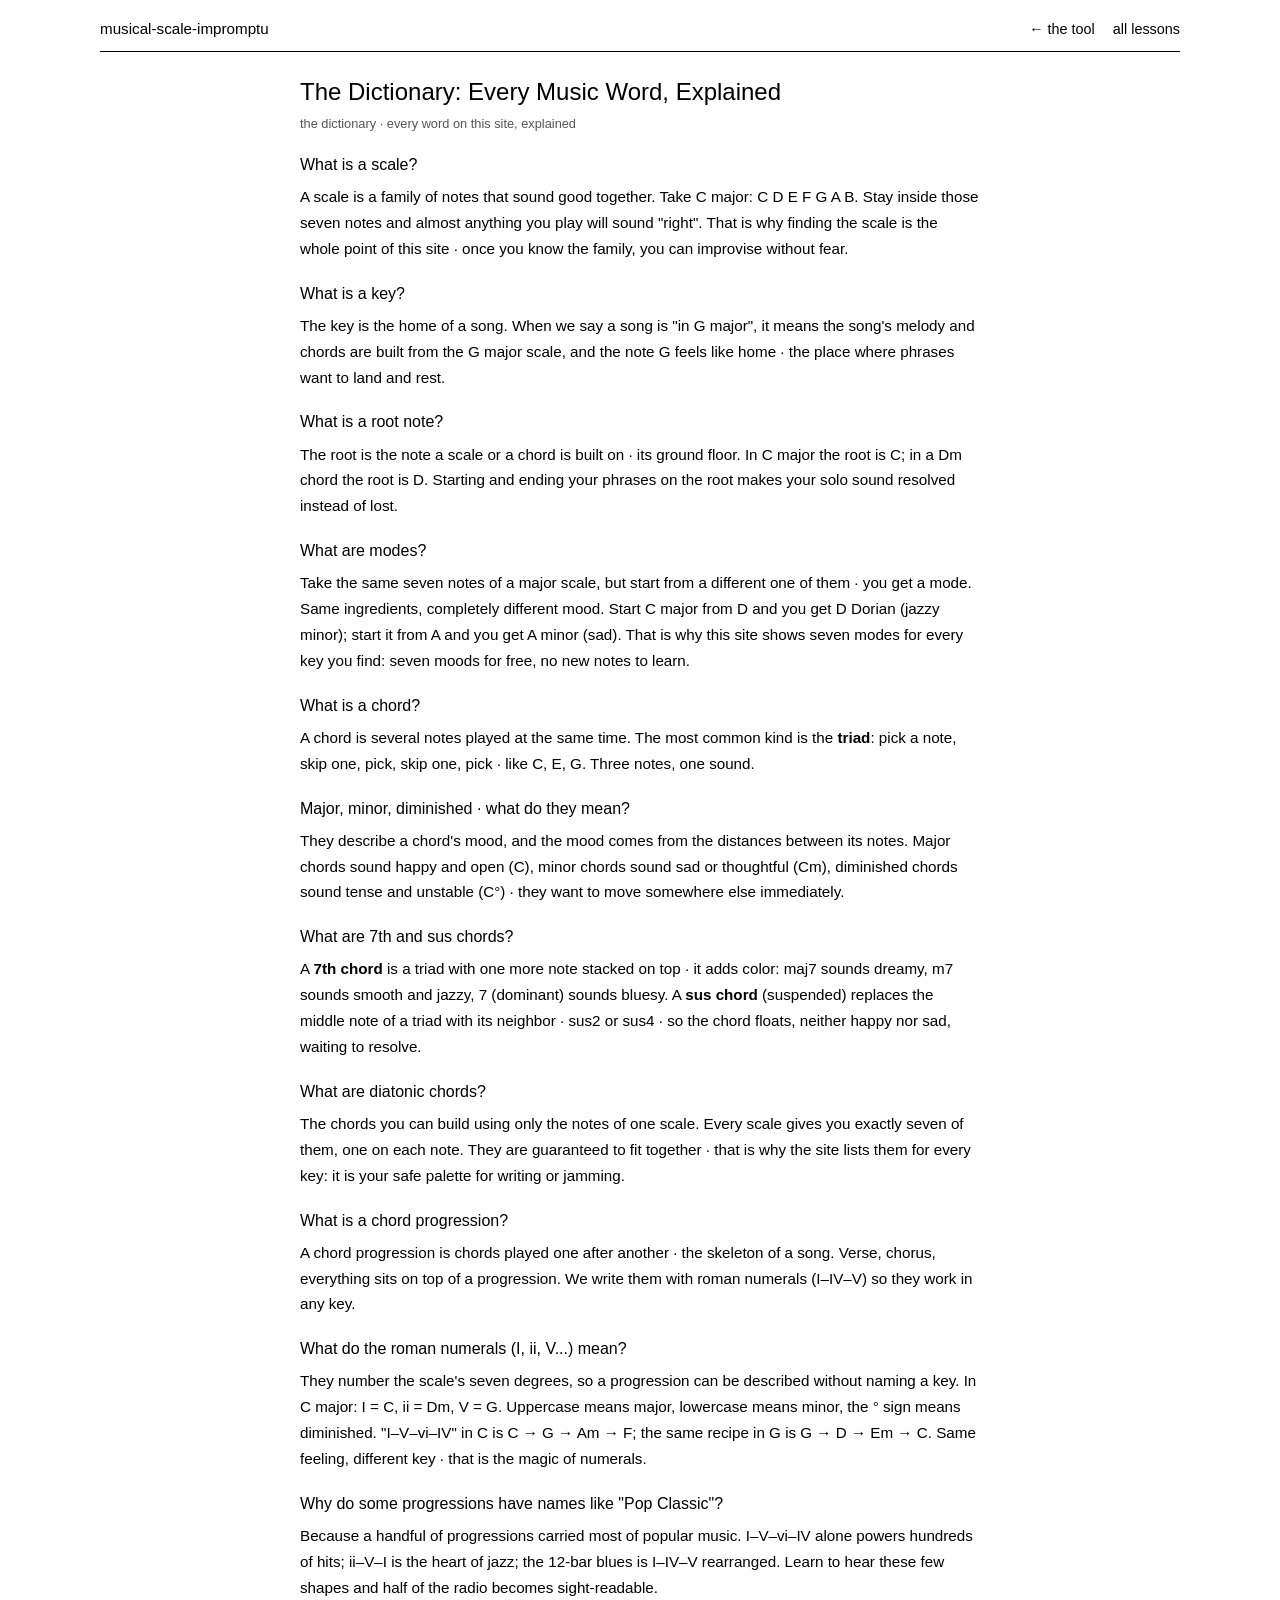
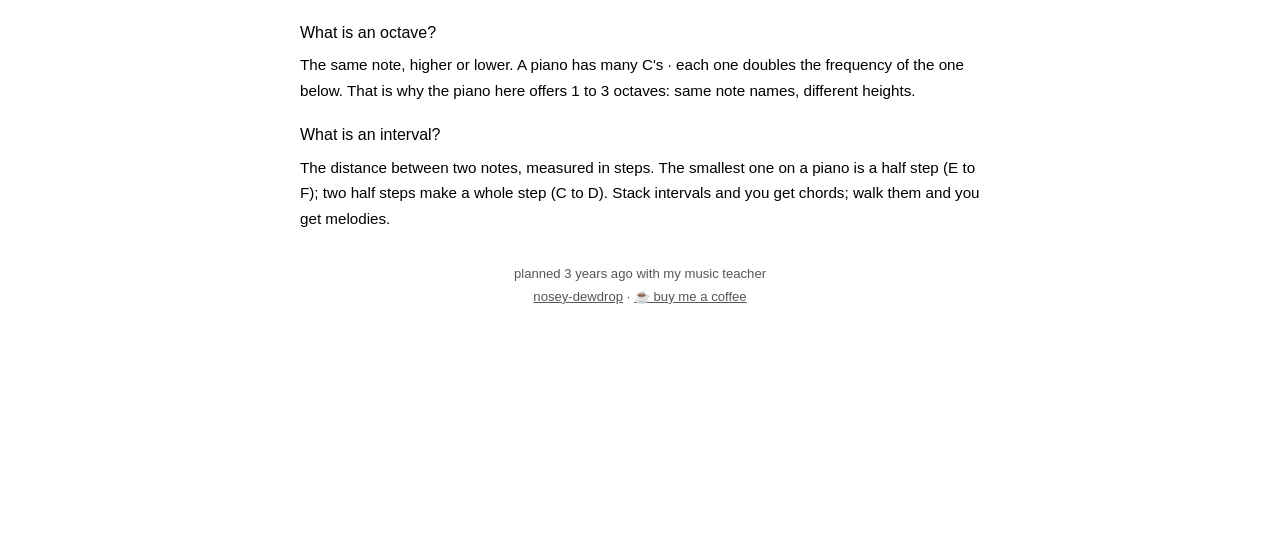
<file: blog/dictionary.html>
<!DOCTYPE html>
<html lang="en">
<head>
    <meta charset="UTF-8">
    <meta name="viewport" content="width=device-width, initial-scale=1.0">
    <title>The Dictionary: Every Music Word, Explained · musical-scale-impromptu</title>
    <meta name="description" content="Every music theory word explained simply: scale, key, mode, triad, 7th chords, diatonic chords, roman numerals.">
    <link rel="canonical" href="https://musicimprov.noseydewdrop.com/blog/dictionary.html">
    <meta property="og:type" content="article">
    <meta property="og:title" content="The Dictionary: Every Music Word, Explained">
    <meta property="og:description" content="Every music theory word explained simply: scale, key, mode, triad, 7th chords, diatonic chords, roman numerals.">
    <meta property="og:url" content="https://musicimprov.noseydewdrop.com/blog/dictionary.html">
    <meta property="og:image" content="https://musicimprov.noseydewdrop.com/og.jpg">
    <meta name="twitter:card" content="summary_large_image">
    <link rel="icon" href="data:image/svg+xml,<svg xmlns=%22http://www.w3.org/2000/svg%22 viewBox=%220 0 100 100%22><text y=%22.9em%22 font-size=%2290%22>🎵</text></svg>">
    <link rel="stylesheet" href="../styles.css?v=39">
</head>
<body>
      <nav class="plainnav">
            <span class="brand">musical-scale-impromptu</span>
            <span class="plainnav-links">
                  <a href="../">← the tool</a>
                  <a href="./">all lessons</a>
            </span>
      </nav>
      <div class="container">
            <h1 class="post-h1">The Dictionary: Every Music Word, Explained</h1>
            <div class="panel philosophy-panel">
                        <div class="panel-title">the dictionary · every word on this site, explained</div>
                        <div class="philosophy-content">
                              <h3>What is a scale?</h3>
                              <p>A scale is a family of notes that sound good together. Take C major: C D E F G A B. Stay inside those seven notes and almost anything you play will sound "right". That is why finding the scale is the whole point of this site · once you know the family, you can improvise without fear.</p>

                              <h3>What is a key?</h3>
                              <p>The key is the home of a song. When we say a song is "in G major", it means the song's melody and chords are built from the G major scale, and the note G feels like home · the place where phrases want to land and rest.</p>

                              <h3>What is a root note?</h3>
                              <p>The root is the note a scale or a chord is built on · its ground floor. In C major the root is C; in a Dm chord the root is D. Starting and ending your phrases on the root makes your solo sound resolved instead of lost.</p>

                              <h3>What are modes?</h3>
                              <p>Take the same seven notes of a major scale, but start from a different one of them · you get a mode. Same ingredients, completely different mood. Start C major from D and you get D Dorian (jazzy minor); start it from A and you get A minor (sad). That is why this site shows seven modes for every key you find: seven moods for free, no new notes to learn.</p>

                              <h3>What is a chord?</h3>
                              <p>A chord is several notes played at the same time. The most common kind is the <b>triad</b>: pick a note, skip one, pick, skip one, pick · like C, E, G. Three notes, one sound.</p>

                              <h3>Major, minor, diminished · what do they mean?</h3>
                              <p>They describe a chord's mood, and the mood comes from the distances between its notes. Major chords sound happy and open (C), minor chords sound sad or thoughtful (Cm), diminished chords sound tense and unstable (C°) · they want to move somewhere else immediately.</p>

                              <h3>What are 7th and sus chords?</h3>
                              <p>A <b>7th chord</b> is a triad with one more note stacked on top · it adds color: maj7 sounds dreamy, m7 sounds smooth and jazzy, 7 (dominant) sounds bluesy. A <b>sus chord</b> (suspended) replaces the middle note of a triad with its neighbor · sus2 or sus4 · so the chord floats, neither happy nor sad, waiting to resolve.</p>

                              <h3>What are diatonic chords?</h3>
                              <p>The chords you can build using only the notes of one scale. Every scale gives you exactly seven of them, one on each note. They are guaranteed to fit together · that is why the site lists them for every key: it is your safe palette for writing or jamming.</p>

                              <h3>What is a chord progression?</h3>
                              <p>A chord progression is chords played one after another · the skeleton of a song. Verse, chorus, everything sits on top of a progression. We write them with roman numerals (I–IV–V) so they work in any key.</p>

                              <h3>What do the roman numerals (I, ii, V...) mean?</h3>
                              <p>They number the scale's seven degrees, so a progression can be described without naming a key. In C major: I = C, ii = Dm, V = G. Uppercase means major, lowercase means minor, the ° sign means diminished. "I–V–vi–IV" in C is C → G → Am → F; the same recipe in G is G → D → Em → C. Same feeling, different key · that is the magic of numerals.</p>

                              <h3>Why do some progressions have names like "Pop Classic"?</h3>
                              <p>Because a handful of progressions carried most of popular music. I–V–vi–IV alone powers hundreds of hits; ii–V–I is the heart of jazz; the 12-bar blues is I–IV–V rearranged. Learn to hear these few shapes and half of the radio becomes sight-readable.</p>

                              <h3>What is an octave?</h3>
                              <p>The same note, higher or lower. A piano has many C's · each one doubles the frequency of the one below. That is why the piano here offers 1 to 3 octaves: same note names, different heights.</p>

                              <h3>What is an interval?</h3>
                              <p>The distance between two notes, measured in steps. The smallest one on a piano is a half step (E to F); two half steps make a whole step (C to D). Stack intervals and you get chords; walk them and you get melodies.</p>
                        </div>
                  </div>
            <footer class="site-footer">
                  <div>planned 3 years ago with my music teacher</div>
                  <div><a href="https://github.com/nosey-dewdrop/musical-improvisation-tool">nosey-dewdrop</a> · <a href="https://buymeacoffee.com/nosey-dewdrop">☕ buy me a coffee</a></div>
            </footer>
      </div>
</body>
</html>
</file>
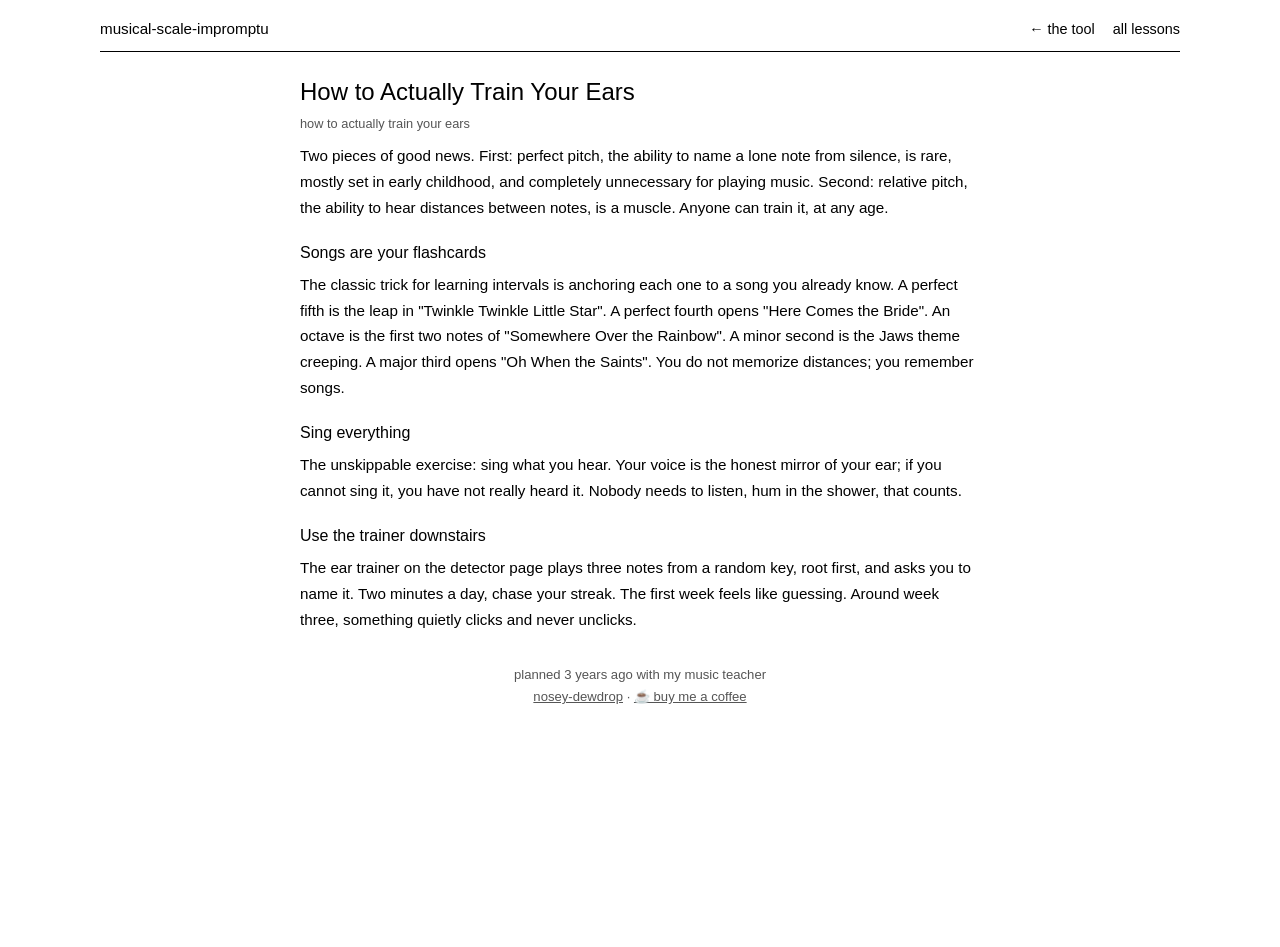
<file: blog/ear-training.html>
<!DOCTYPE html>
<html lang="en">
<head>
    <meta charset="UTF-8">
    <meta name="viewport" content="width=device-width, initial-scale=1.0">
    <title>How to Actually Train Your Ears · musical-scale-impromptu</title>
    <meta name="description" content="Relative pitch is trainable: interval song anchors, singing practice and a daily two minute ear trainer routine.">
    <link rel="canonical" href="https://musicimprov.noseydewdrop.com/blog/ear-training.html">
    <meta property="og:type" content="article">
    <meta property="og:title" content="How to Actually Train Your Ears">
    <meta property="og:description" content="Relative pitch is trainable: interval song anchors, singing practice and a daily two minute ear trainer routine.">
    <meta property="og:url" content="https://musicimprov.noseydewdrop.com/blog/ear-training.html">
    <meta property="og:image" content="https://musicimprov.noseydewdrop.com/og.jpg">
    <meta name="twitter:card" content="summary_large_image">
    <link rel="icon" href="data:image/svg+xml,<svg xmlns=%22http://www.w3.org/2000/svg%22 viewBox=%220 0 100 100%22><text y=%22.9em%22 font-size=%2290%22>🎵</text></svg>">
    <link rel="stylesheet" href="../styles.css?v=39">
</head>
<body>
      <nav class="plainnav">
            <span class="brand">musical-scale-impromptu</span>
            <span class="plainnav-links">
                  <a href="../">← the tool</a>
                  <a href="./">all lessons</a>
            </span>
      </nav>
      <div class="container">
            <h1 class="post-h1">How to Actually Train Your Ears</h1>
            <div class="panel philosophy-panel">
                        <div class="panel-title">how to actually train your ears</div>
                        <div class="philosophy-content">
                              <p>Two pieces of good news. First: perfect pitch, the ability to name a lone note from silence, is rare, mostly set in early childhood, and completely unnecessary for playing music. Second: relative pitch, the ability to hear distances between notes, is a muscle. Anyone can train it, at any age.</p>

                              <h3>Songs are your flashcards</h3>
                              <p>The classic trick for learning intervals is anchoring each one to a song you already know. A perfect fifth is the leap in "Twinkle Twinkle Little Star". A perfect fourth opens "Here Comes the Bride". An octave is the first two notes of "Somewhere Over the Rainbow". A minor second is the Jaws theme creeping. A major third opens "Oh When the Saints". You do not memorize distances; you remember songs.</p>

                              <h3>Sing everything</h3>
                              <p>The unskippable exercise: sing what you hear. Your voice is the honest mirror of your ear; if you cannot sing it, you have not really heard it. Nobody needs to listen, hum in the shower, that counts.</p>

                              <h3>Use the trainer downstairs</h3>
                              <p>The ear trainer on the detector page plays three notes from a random key, root first, and asks you to name it. Two minutes a day, chase your streak. The first week feels like guessing. Around week three, something quietly clicks and never unclicks.</p>
                        </div>
                  </div>
            <footer class="site-footer">
                  <div>planned 3 years ago with my music teacher</div>
                  <div><a href="https://github.com/nosey-dewdrop/musical-improvisation-tool">nosey-dewdrop</a> · <a href="https://buymeacoffee.com/nosey-dewdrop">☕ buy me a coffee</a></div>
            </footer>
      </div>
</body>
</html>
</file>
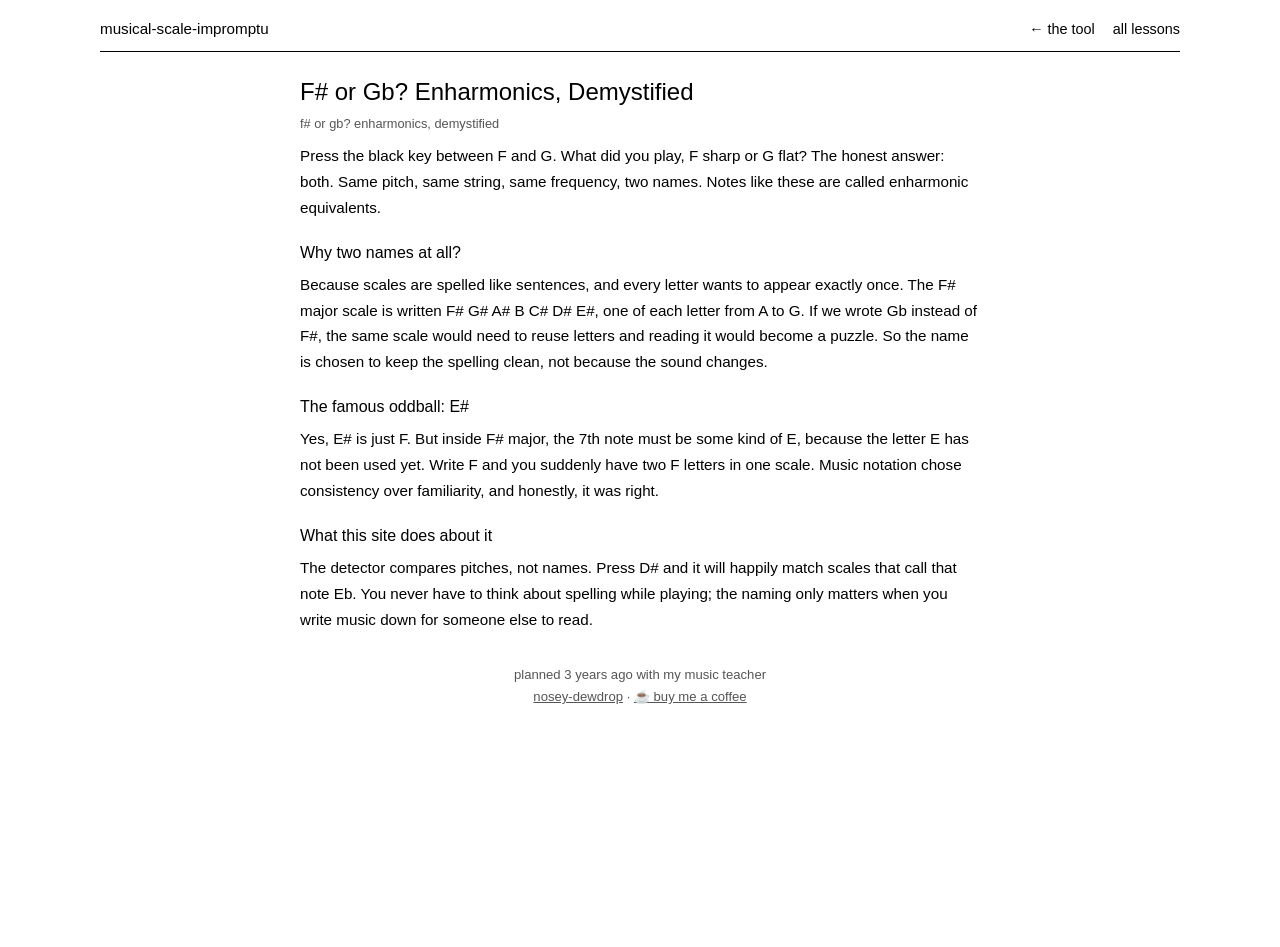
<file: blog/enharmonics.html>
<!DOCTYPE html>
<html lang="en">
<head>
    <meta charset="UTF-8">
    <meta name="viewport" content="width=device-width, initial-scale=1.0">
    <title>F# or Gb? Enharmonics, Demystified · musical-scale-impromptu</title>
    <meta name="description" content="F# and Gb are the same key on the piano. Enharmonic equivalents and why scales are spelled the way they are.">
    <link rel="canonical" href="https://musicimprov.noseydewdrop.com/blog/enharmonics.html">
    <meta property="og:type" content="article">
    <meta property="og:title" content="F# or Gb? Enharmonics, Demystified">
    <meta property="og:description" content="F# and Gb are the same key on the piano. Enharmonic equivalents and why scales are spelled the way they are.">
    <meta property="og:url" content="https://musicimprov.noseydewdrop.com/blog/enharmonics.html">
    <meta property="og:image" content="https://musicimprov.noseydewdrop.com/og.jpg">
    <meta name="twitter:card" content="summary_large_image">
    <link rel="icon" href="data:image/svg+xml,<svg xmlns=%22http://www.w3.org/2000/svg%22 viewBox=%220 0 100 100%22><text y=%22.9em%22 font-size=%2290%22>🎵</text></svg>">
    <link rel="stylesheet" href="../styles.css?v=39">
</head>
<body>
      <nav class="plainnav">
            <span class="brand">musical-scale-impromptu</span>
            <span class="plainnav-links">
                  <a href="../">← the tool</a>
                  <a href="./">all lessons</a>
            </span>
      </nav>
      <div class="container">
            <h1 class="post-h1">F# or Gb? Enharmonics, Demystified</h1>
            <div class="panel philosophy-panel">
                        <div class="panel-title">f# or gb? enharmonics, demystified</div>
                        <div class="philosophy-content">
                              <p>Press the black key between F and G. What did you play, F sharp or G flat? The honest answer: both. Same pitch, same string, same frequency, two names. Notes like these are called enharmonic equivalents.</p>

                              <h3>Why two names at all?</h3>
                              <p>Because scales are spelled like sentences, and every letter wants to appear exactly once. The F# major scale is written F# G# A# B C# D# E#, one of each letter from A to G. If we wrote Gb instead of F#, the same scale would need to reuse letters and reading it would become a puzzle. So the name is chosen to keep the spelling clean, not because the sound changes.</p>

                              <h3>The famous oddball: E#</h3>
                              <p>Yes, E# is just F. But inside F# major, the 7th note must be some kind of E, because the letter E has not been used yet. Write F and you suddenly have two F letters in one scale. Music notation chose consistency over familiarity, and honestly, it was right.</p>

                              <h3>What this site does about it</h3>
                              <p>The detector compares pitches, not names. Press D# and it will happily match scales that call that note Eb. You never have to think about spelling while playing; the naming only matters when you write music down for someone else to read.</p>
                        </div>
                  </div>
            <footer class="site-footer">
                  <div>planned 3 years ago with my music teacher</div>
                  <div><a href="https://github.com/nosey-dewdrop/musical-improvisation-tool">nosey-dewdrop</a> · <a href="https://buymeacoffee.com/nosey-dewdrop">☕ buy me a coffee</a></div>
            </footer>
      </div>
</body>
</html>
</file>
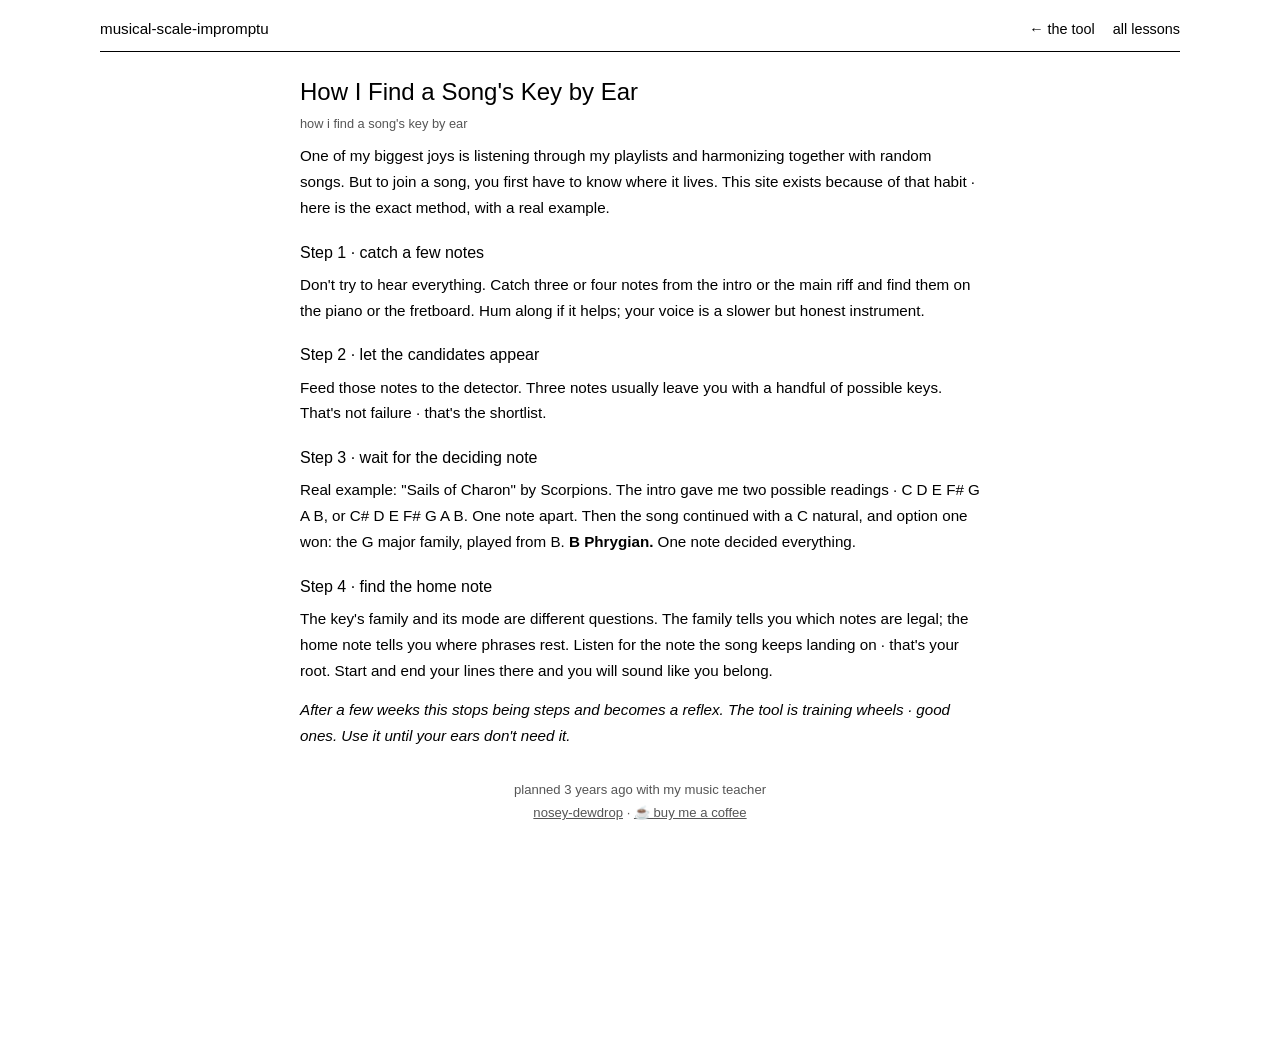
<file: blog/find-the-key.html>
<!DOCTYPE html>
<html lang="en">
<head>
    <meta charset="UTF-8">
    <meta name="viewport" content="width=device-width, initial-scale=1.0">
    <title>How I Find a Song's Key by Ear · musical-scale-impromptu</title>
    <meta name="description" content="How to find a song's key by ear, step by step, with a real example: Sails of Charon, B Phrygian.">
    <link rel="canonical" href="https://musicimprov.noseydewdrop.com/blog/find-the-key.html">
    <meta property="og:type" content="article">
    <meta property="og:title" content="How I Find a Song's Key by Ear">
    <meta property="og:description" content="How to find a song's key by ear, step by step, with a real example: Sails of Charon, B Phrygian.">
    <meta property="og:url" content="https://musicimprov.noseydewdrop.com/blog/find-the-key.html">
    <meta property="og:image" content="https://musicimprov.noseydewdrop.com/og.jpg">
    <meta name="twitter:card" content="summary_large_image">
    <link rel="icon" href="data:image/svg+xml,<svg xmlns=%22http://www.w3.org/2000/svg%22 viewBox=%220 0 100 100%22><text y=%22.9em%22 font-size=%2290%22>🎵</text></svg>">
    <link rel="stylesheet" href="../styles.css?v=39">
</head>
<body>
      <nav class="plainnav">
            <span class="brand">musical-scale-impromptu</span>
            <span class="plainnav-links">
                  <a href="../">← the tool</a>
                  <a href="./">all lessons</a>
            </span>
      </nav>
      <div class="container">
            <h1 class="post-h1">How I Find a Song's Key by Ear</h1>
            <div class="panel philosophy-panel">
                        <div class="panel-title">how i find a song's key by ear</div>
                        <div class="philosophy-content">
                              <p>One of my biggest joys is listening through my playlists and harmonizing together with random songs. But to join a song, you first have to know where it lives. This site exists because of that habit · here is the exact method, with a real example.</p>

                              <h3>Step 1 · catch a few notes</h3>
                              <p>Don't try to hear everything. Catch three or four notes from the intro or the main riff and find them on the piano or the fretboard. Hum along if it helps; your voice is a slower but honest instrument.</p>

                              <h3>Step 2 · let the candidates appear</h3>
                              <p>Feed those notes to the detector. Three notes usually leave you with a handful of possible keys. That's not failure · that's the shortlist.</p>

                              <h3>Step 3 · wait for the deciding note</h3>
                              <p>Real example: "Sails of Charon" by Scorpions. The intro gave me two possible readings · C D E F# G A B, or C# D E F# G A B. One note apart. Then the song continued with a C natural, and option one won: the G major family, played from B. <b>B Phrygian.</b> One note decided everything.</p>

                              <h3>Step 4 · find the home note</h3>
                              <p>The key's family and its mode are different questions. The family tells you which notes are legal; the home note tells you where phrases rest. Listen for the note the song keeps landing on · that's your root. Start and end your lines there and you will sound like you belong.</p>

                              <p><i>After a few weeks this stops being steps and becomes a reflex. The tool is training wheels · good ones. Use it until your ears don't need it.</i></p>
                        </div>
                  </div>
            <footer class="site-footer">
                  <div>planned 3 years ago with my music teacher</div>
                  <div><a href="https://github.com/nosey-dewdrop/musical-improvisation-tool">nosey-dewdrop</a> · <a href="https://buymeacoffee.com/nosey-dewdrop">☕ buy me a coffee</a></div>
            </footer>
      </div>
</body>
</html>
</file>
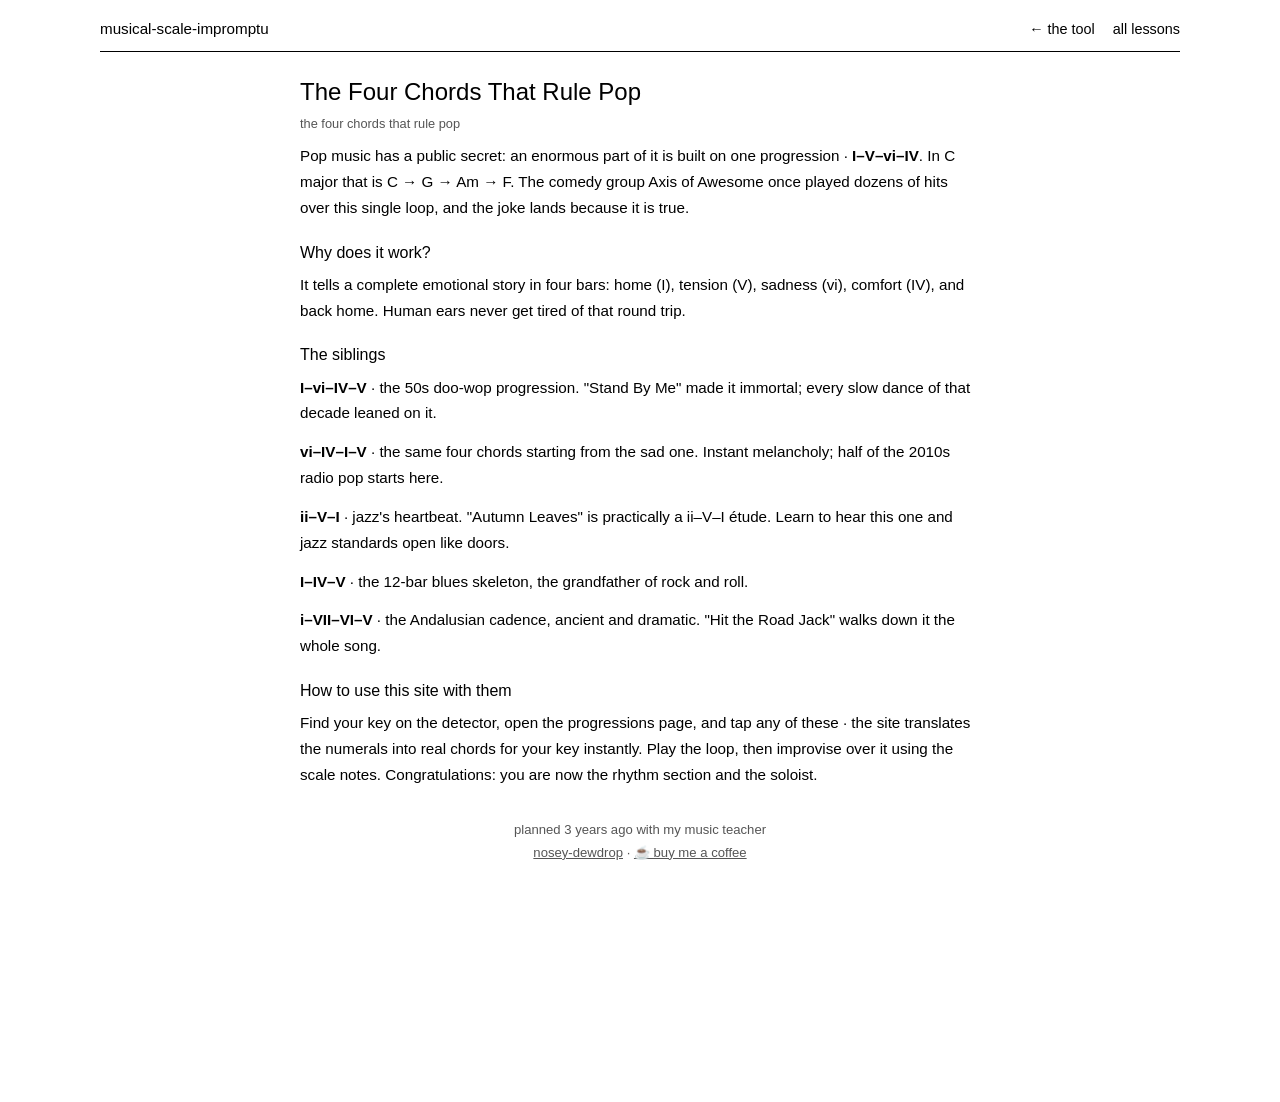
<file: blog/four-chords.html>
<!DOCTYPE html>
<html lang="en">
<head>
    <meta charset="UTF-8">
    <meta name="viewport" content="width=device-width, initial-scale=1.0">
    <title>The Four Chords That Rule Pop · musical-scale-impromptu</title>
    <meta name="description" content="I-V-vi-IV, ii-V-I, the 12-bar blues and the Andalusian cadence: the progressions behind most of pop music.">
    <link rel="canonical" href="https://musicimprov.noseydewdrop.com/blog/four-chords.html">
    <meta property="og:type" content="article">
    <meta property="og:title" content="The Four Chords That Rule Pop">
    <meta property="og:description" content="I-V-vi-IV, ii-V-I, the 12-bar blues and the Andalusian cadence: the progressions behind most of pop music.">
    <meta property="og:url" content="https://musicimprov.noseydewdrop.com/blog/four-chords.html">
    <meta property="og:image" content="https://musicimprov.noseydewdrop.com/og.jpg">
    <meta name="twitter:card" content="summary_large_image">
    <link rel="icon" href="data:image/svg+xml,<svg xmlns=%22http://www.w3.org/2000/svg%22 viewBox=%220 0 100 100%22><text y=%22.9em%22 font-size=%2290%22>🎵</text></svg>">
    <link rel="stylesheet" href="../styles.css?v=39">
</head>
<body>
      <nav class="plainnav">
            <span class="brand">musical-scale-impromptu</span>
            <span class="plainnav-links">
                  <a href="../">← the tool</a>
                  <a href="./">all lessons</a>
            </span>
      </nav>
      <div class="container">
            <h1 class="post-h1">The Four Chords That Rule Pop</h1>
            <div class="panel philosophy-panel">
                        <div class="panel-title">the four chords that rule pop</div>
                        <div class="philosophy-content">
                              <p>Pop music has a public secret: an enormous part of it is built on one progression · <b>I–V–vi–IV</b>. In C major that is C → G → Am → F. The comedy group Axis of Awesome once played dozens of hits over this single loop, and the joke lands because it is true.</p>

                              <h3>Why does it work?</h3>
                              <p>It tells a complete emotional story in four bars: home (I), tension (V), sadness (vi), comfort (IV), and back home. Human ears never get tired of that round trip.</p>

                              <h3>The siblings</h3>
                              <p><b>I–vi–IV–V</b> · the 50s doo-wop progression. "Stand By Me" made it immortal; every slow dance of that decade leaned on it.</p>
                              <p><b>vi–IV–I–V</b> · the same four chords starting from the sad one. Instant melancholy; half of the 2010s radio pop starts here.</p>
                              <p><b>ii–V–I</b> · jazz's heartbeat. "Autumn Leaves" is practically a ii–V–I étude. Learn to hear this one and jazz standards open like doors.</p>
                              <p><b>I–IV–V</b> · the 12-bar blues skeleton, the grandfather of rock and roll.</p>
                              <p><b>i–VII–VI–V</b> · the Andalusian cadence, ancient and dramatic. "Hit the Road Jack" walks down it the whole song.</p>

                              <h3>How to use this site with them</h3>
                              <p>Find your key on the detector, open the progressions page, and tap any of these · the site translates the numerals into real chords for your key instantly. Play the loop, then improvise over it using the scale notes. Congratulations: you are now the rhythm section and the soloist.</p>
                        </div>
                  </div>
            <footer class="site-footer">
                  <div>planned 3 years ago with my music teacher</div>
                  <div><a href="https://github.com/nosey-dewdrop/musical-improvisation-tool">nosey-dewdrop</a> · <a href="https://buymeacoffee.com/nosey-dewdrop">☕ buy me a coffee</a></div>
            </footer>
      </div>
</body>
</html>
</file>
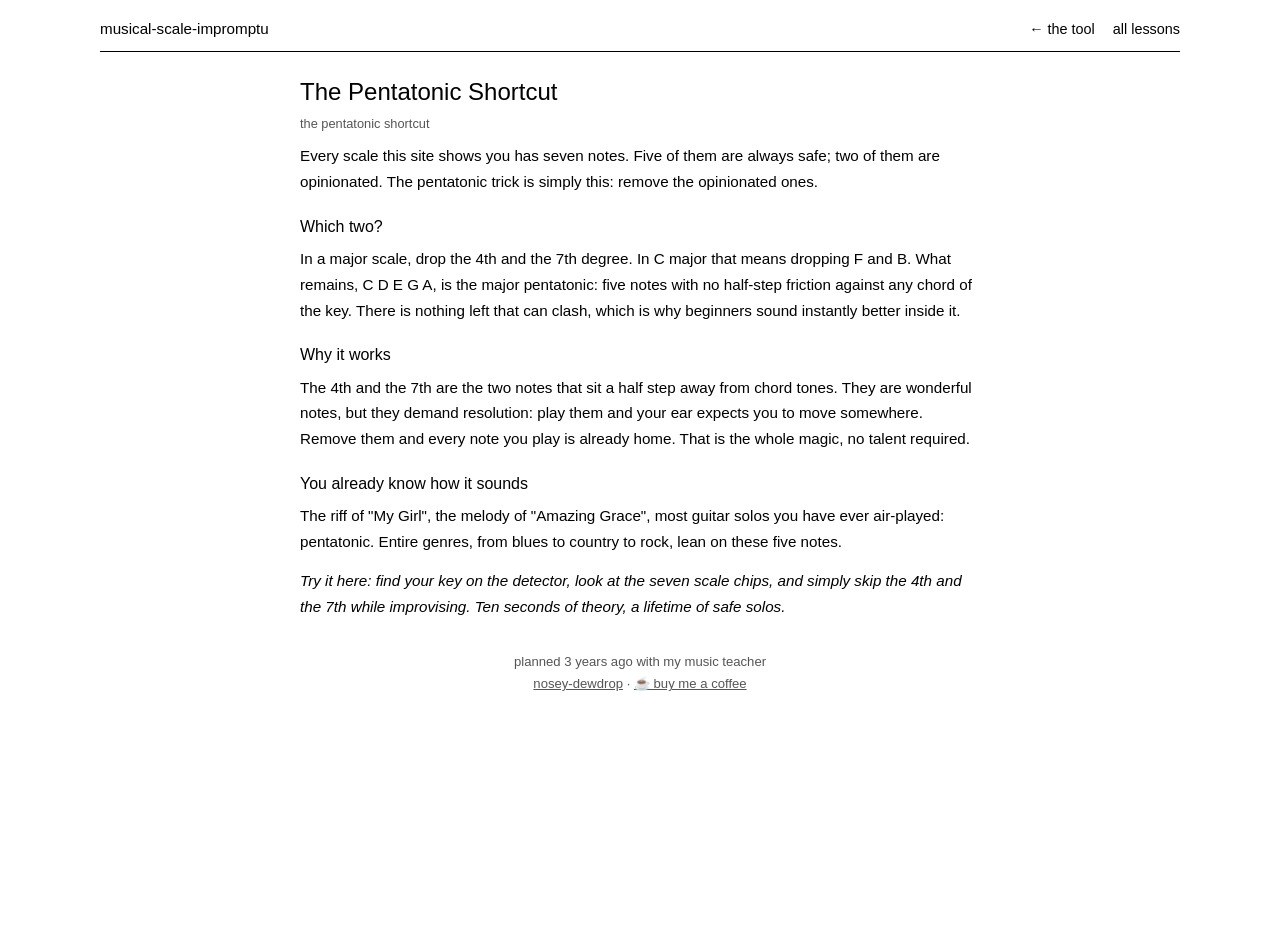
<file: blog/pentatonic.html>
<!DOCTYPE html>
<html lang="en">
<head>
    <meta charset="UTF-8">
    <meta name="viewport" content="width=device-width, initial-scale=1.0">
    <title>The Pentatonic Shortcut · musical-scale-impromptu</title>
    <meta name="description" content="Why the pentatonic scale always sounds good: drop the 4th and the 7th and you cannot hit a wrong note.">
    <link rel="canonical" href="https://musicimprov.noseydewdrop.com/blog/pentatonic.html">
    <meta property="og:type" content="article">
    <meta property="og:title" content="The Pentatonic Shortcut">
    <meta property="og:description" content="Why the pentatonic scale always sounds good: drop the 4th and the 7th and you cannot hit a wrong note.">
    <meta property="og:url" content="https://musicimprov.noseydewdrop.com/blog/pentatonic.html">
    <meta property="og:image" content="https://musicimprov.noseydewdrop.com/og.jpg">
    <meta name="twitter:card" content="summary_large_image">
    <link rel="icon" href="data:image/svg+xml,<svg xmlns=%22http://www.w3.org/2000/svg%22 viewBox=%220 0 100 100%22><text y=%22.9em%22 font-size=%2290%22>🎵</text></svg>">
    <link rel="stylesheet" href="../styles.css?v=39">
</head>
<body>
      <nav class="plainnav">
            <span class="brand">musical-scale-impromptu</span>
            <span class="plainnav-links">
                  <a href="../">← the tool</a>
                  <a href="./">all lessons</a>
            </span>
      </nav>
      <div class="container">
            <h1 class="post-h1">The Pentatonic Shortcut</h1>
            <div class="panel philosophy-panel">
                        <div class="panel-title">the pentatonic shortcut</div>
                        <div class="philosophy-content">
                              <p>Every scale this site shows you has seven notes. Five of them are always safe; two of them are opinionated. The pentatonic trick is simply this: remove the opinionated ones.</p>

                              <h3>Which two?</h3>
                              <p>In a major scale, drop the 4th and the 7th degree. In C major that means dropping F and B. What remains, C D E G A, is the major pentatonic: five notes with no half-step friction against any chord of the key. There is nothing left that can clash, which is why beginners sound instantly better inside it.</p>

                              <h3>Why it works</h3>
                              <p>The 4th and the 7th are the two notes that sit a half step away from chord tones. They are wonderful notes, but they demand resolution: play them and your ear expects you to move somewhere. Remove them and every note you play is already home. That is the whole magic, no talent required.</p>

                              <h3>You already know how it sounds</h3>
                              <p>The riff of "My Girl", the melody of "Amazing Grace", most guitar solos you have ever air-played: pentatonic. Entire genres, from blues to country to rock, lean on these five notes.</p>

                              <p><i>Try it here: find your key on the detector, look at the seven scale chips, and simply skip the 4th and the 7th while improvising. Ten seconds of theory, a lifetime of safe solos.</i></p>
                        </div>
                  </div>
            <footer class="site-footer">
                  <div>planned 3 years ago with my music teacher</div>
                  <div><a href="https://github.com/nosey-dewdrop/musical-improvisation-tool">nosey-dewdrop</a> · <a href="https://buymeacoffee.com/nosey-dewdrop">☕ buy me a coffee</a></div>
            </footer>
      </div>
</body>
</html>
</file>
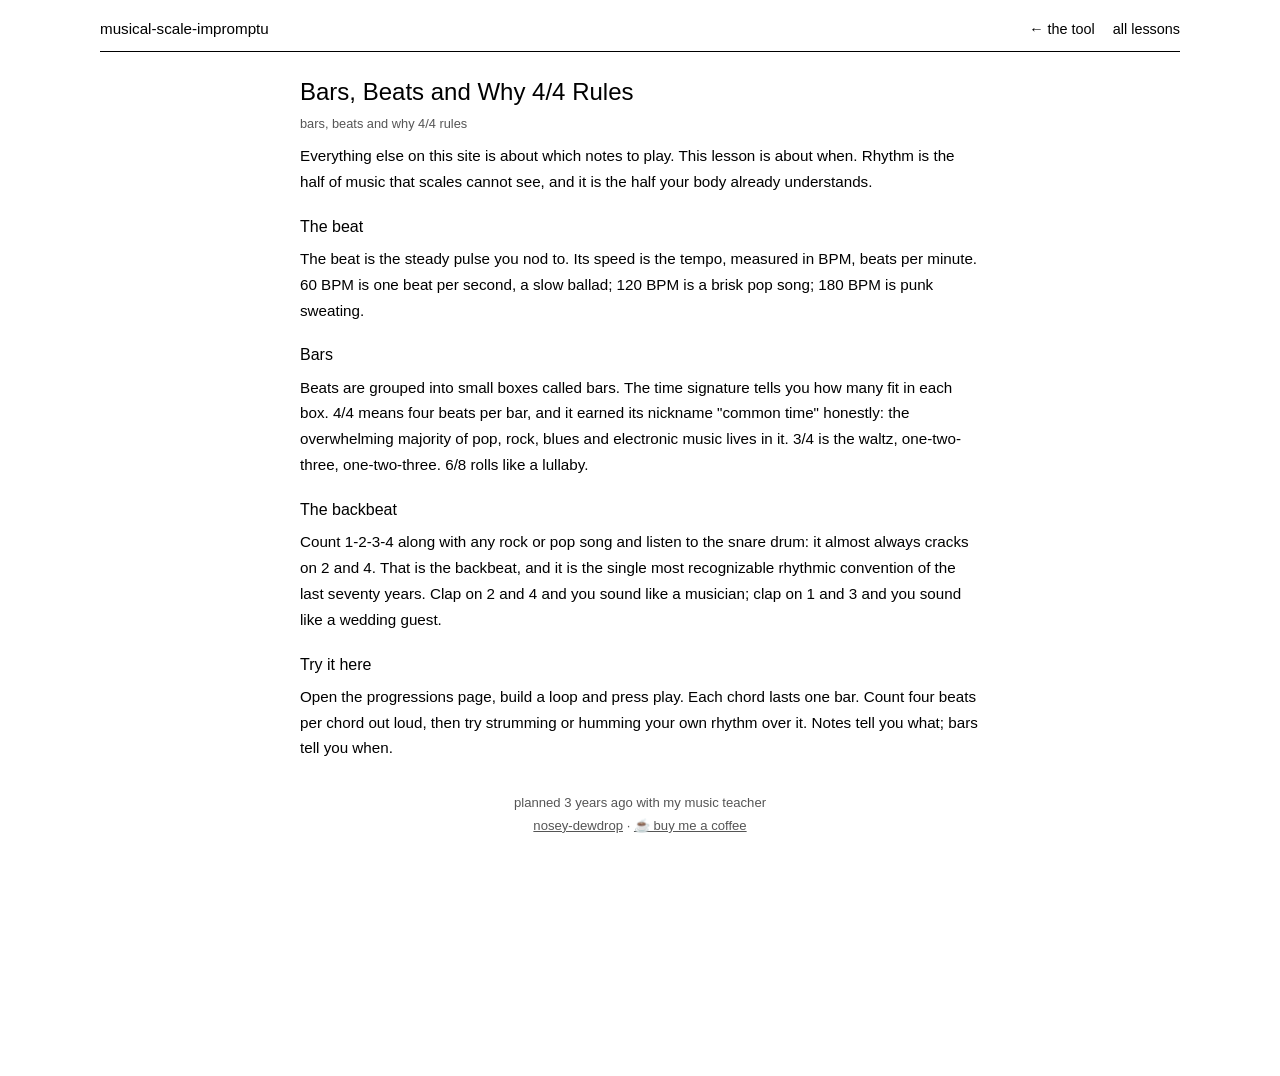
<file: blog/rhythm-basics.html>
<!DOCTYPE html>
<html lang="en">
<head>
    <meta charset="UTF-8">
    <meta name="viewport" content="width=device-width, initial-scale=1.0">
    <title>Bars, Beats and Why 4/4 Rules · musical-scale-impromptu</title>
    <meta name="description" content="Rhythm basics: beats, bars, tempo, time signatures and the backbeat, explained simply for beginners.">
    <link rel="canonical" href="https://musicimprov.noseydewdrop.com/blog/rhythm-basics.html">
    <meta property="og:type" content="article">
    <meta property="og:title" content="Bars, Beats and Why 4/4 Rules">
    <meta property="og:description" content="Rhythm basics: beats, bars, tempo, time signatures and the backbeat, explained simply for beginners.">
    <meta property="og:url" content="https://musicimprov.noseydewdrop.com/blog/rhythm-basics.html">
    <meta property="og:image" content="https://musicimprov.noseydewdrop.com/og.jpg">
    <meta name="twitter:card" content="summary_large_image">
    <link rel="icon" href="data:image/svg+xml,<svg xmlns=%22http://www.w3.org/2000/svg%22 viewBox=%220 0 100 100%22><text y=%22.9em%22 font-size=%2290%22>🎵</text></svg>">
    <link rel="stylesheet" href="../styles.css?v=39">
</head>
<body>
      <nav class="plainnav">
            <span class="brand">musical-scale-impromptu</span>
            <span class="plainnav-links">
                  <a href="../">← the tool</a>
                  <a href="./">all lessons</a>
            </span>
      </nav>
      <div class="container">
            <h1 class="post-h1">Bars, Beats and Why 4/4 Rules</h1>
            <div class="panel philosophy-panel">
                        <div class="panel-title">bars, beats and why 4/4 rules</div>
                        <div class="philosophy-content">
                              <p>Everything else on this site is about which notes to play. This lesson is about when. Rhythm is the half of music that scales cannot see, and it is the half your body already understands.</p>

                              <h3>The beat</h3>
                              <p>The beat is the steady pulse you nod to. Its speed is the tempo, measured in BPM, beats per minute. 60 BPM is one beat per second, a slow ballad; 120 BPM is a brisk pop song; 180 BPM is punk sweating.</p>

                              <h3>Bars</h3>
                              <p>Beats are grouped into small boxes called bars. The time signature tells you how many fit in each box. 4/4 means four beats per bar, and it earned its nickname "common time" honestly: the overwhelming majority of pop, rock, blues and electronic music lives in it. 3/4 is the waltz, one-two-three, one-two-three. 6/8 rolls like a lullaby.</p>

                              <h3>The backbeat</h3>
                              <p>Count 1-2-3-4 along with any rock or pop song and listen to the snare drum: it almost always cracks on 2 and 4. That is the backbeat, and it is the single most recognizable rhythmic convention of the last seventy years. Clap on 2 and 4 and you sound like a musician; clap on 1 and 3 and you sound like a wedding guest.</p>

                              <h3>Try it here</h3>
                              <p>Open the progressions page, build a loop and press play. Each chord lasts one bar. Count four beats per chord out loud, then try strumming or humming your own rhythm over it. Notes tell you what; bars tell you when.</p>
                        </div>
                  </div>
            <footer class="site-footer">
                  <div>planned 3 years ago with my music teacher</div>
                  <div><a href="https://github.com/nosey-dewdrop/musical-improvisation-tool">nosey-dewdrop</a> · <a href="https://buymeacoffee.com/nosey-dewdrop">☕ buy me a coffee</a></div>
            </footer>
      </div>
</body>
</html>
</file>
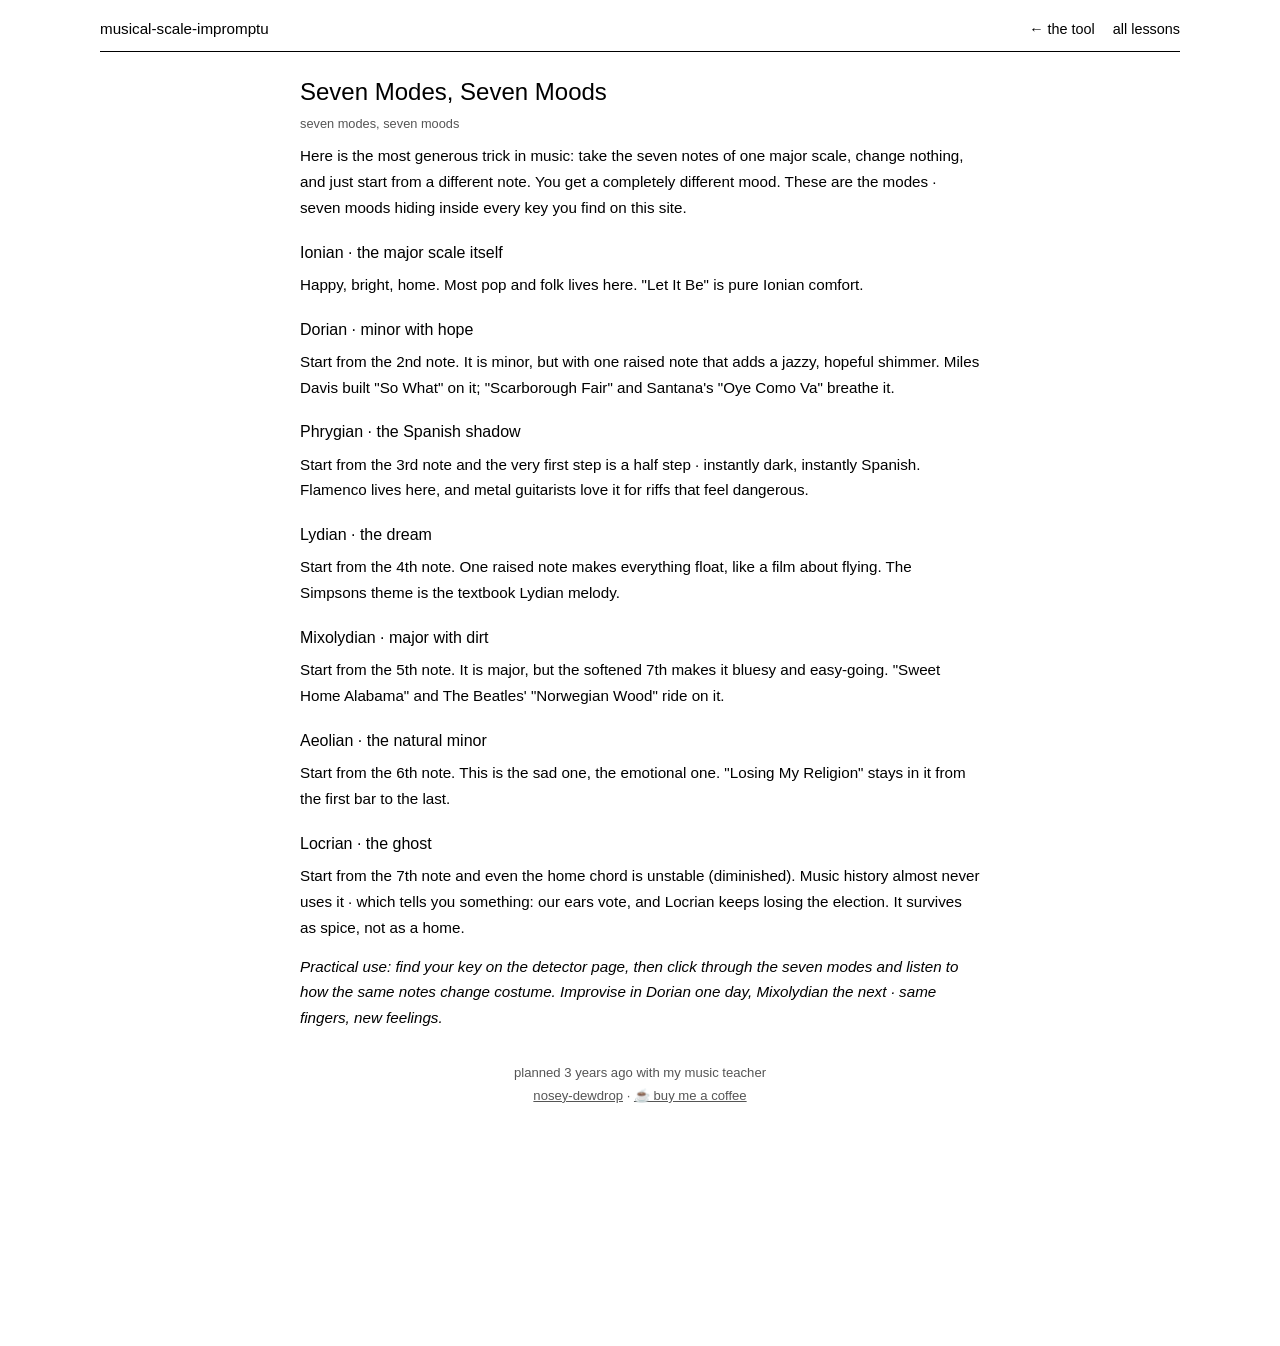
<file: blog/seven-modes.html>
<!DOCTYPE html>
<html lang="en">
<head>
    <meta charset="UTF-8">
    <meta name="viewport" content="width=device-width, initial-scale=1.0">
    <title>Seven Modes, Seven Moods · musical-scale-impromptu</title>
    <meta name="description" content="Ionian to Locrian: the seven musical modes explained with famous songs, from So What to Sweet Home Alabama.">
    <link rel="canonical" href="https://musicimprov.noseydewdrop.com/blog/seven-modes.html">
    <meta property="og:type" content="article">
    <meta property="og:title" content="Seven Modes, Seven Moods">
    <meta property="og:description" content="Ionian to Locrian: the seven musical modes explained with famous songs, from So What to Sweet Home Alabama.">
    <meta property="og:url" content="https://musicimprov.noseydewdrop.com/blog/seven-modes.html">
    <meta property="og:image" content="https://musicimprov.noseydewdrop.com/og.jpg">
    <meta name="twitter:card" content="summary_large_image">
    <link rel="icon" href="data:image/svg+xml,<svg xmlns=%22http://www.w3.org/2000/svg%22 viewBox=%220 0 100 100%22><text y=%22.9em%22 font-size=%2290%22>🎵</text></svg>">
    <link rel="stylesheet" href="../styles.css?v=39">
</head>
<body>
      <nav class="plainnav">
            <span class="brand">musical-scale-impromptu</span>
            <span class="plainnav-links">
                  <a href="../">← the tool</a>
                  <a href="./">all lessons</a>
            </span>
      </nav>
      <div class="container">
            <h1 class="post-h1">Seven Modes, Seven Moods</h1>
            <div class="panel philosophy-panel">
                        <div class="panel-title">seven modes, seven moods</div>
                        <div class="philosophy-content">
                              <p>Here is the most generous trick in music: take the seven notes of one major scale, change nothing, and just start from a different note. You get a completely different mood. These are the modes · seven moods hiding inside every key you find on this site.</p>

                              <h3>Ionian · the major scale itself</h3>
                              <p>Happy, bright, home. Most pop and folk lives here. "Let It Be" is pure Ionian comfort.</p>

                              <h3>Dorian · minor with hope</h3>
                              <p>Start from the 2nd note. It is minor, but with one raised note that adds a jazzy, hopeful shimmer. Miles Davis built "So What" on it; "Scarborough Fair" and Santana's "Oye Como Va" breathe it.</p>

                              <h3>Phrygian · the Spanish shadow</h3>
                              <p>Start from the 3rd note and the very first step is a half step · instantly dark, instantly Spanish. Flamenco lives here, and metal guitarists love it for riffs that feel dangerous.</p>

                              <h3>Lydian · the dream</h3>
                              <p>Start from the 4th note. One raised note makes everything float, like a film about flying. The Simpsons theme is the textbook Lydian melody.</p>

                              <h3>Mixolydian · major with dirt</h3>
                              <p>Start from the 5th note. It is major, but the softened 7th makes it bluesy and easy-going. "Sweet Home Alabama" and The Beatles' "Norwegian Wood" ride on it.</p>

                              <h3>Aeolian · the natural minor</h3>
                              <p>Start from the 6th note. This is the sad one, the emotional one. "Losing My Religion" stays in it from the first bar to the last.</p>

                              <h3>Locrian · the ghost</h3>
                              <p>Start from the 7th note and even the home chord is unstable (diminished). Music history almost never uses it · which tells you something: our ears vote, and Locrian keeps losing the election. It survives as spice, not as a home.</p>

                              <p><i>Practical use: find your key on the detector page, then click through the seven modes and listen to how the same notes change costume. Improvise in Dorian one day, Mixolydian the next · same fingers, new feelings.</i></p>
                        </div>
                  </div>
            <footer class="site-footer">
                  <div>planned 3 years ago with my music teacher</div>
                  <div><a href="https://github.com/nosey-dewdrop/musical-improvisation-tool">nosey-dewdrop</a> · <a href="https://buymeacoffee.com/nosey-dewdrop">☕ buy me a coffee</a></div>
            </footer>
      </div>
</body>
</html>
</file>
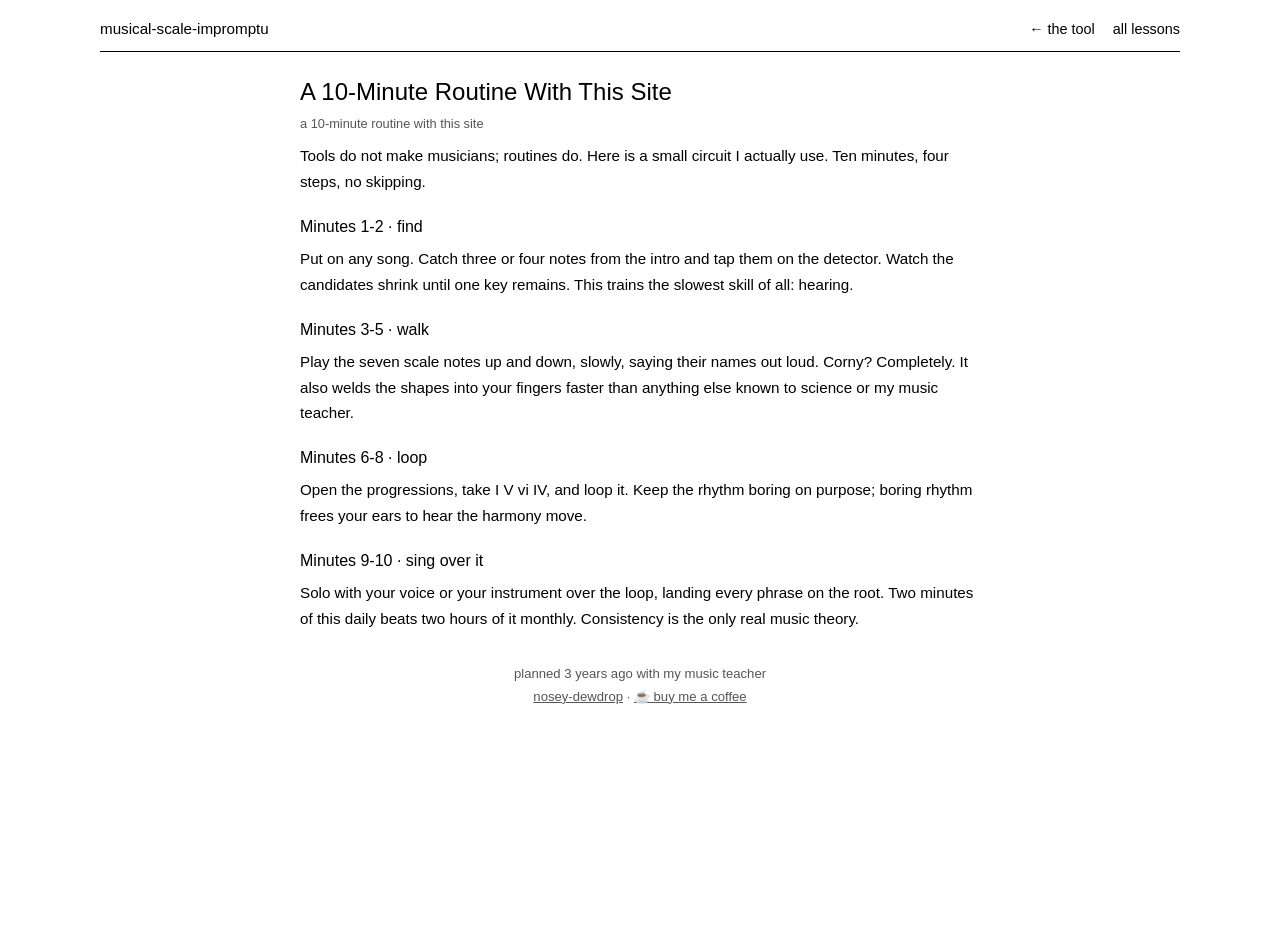
<file: blog/ten-minutes.html>
<!DOCTYPE html>
<html lang="en">
<head>
    <meta charset="UTF-8">
    <meta name="viewport" content="width=device-width, initial-scale=1.0">
    <title>A 10-Minute Routine With This Site · musical-scale-impromptu</title>
    <meta name="description" content="A 10-minute daily ear training routine: find the key, walk the scale, loop a progression, sing over it.">
    <link rel="canonical" href="https://musicimprov.noseydewdrop.com/blog/ten-minutes.html">
    <meta property="og:type" content="article">
    <meta property="og:title" content="A 10-Minute Routine With This Site">
    <meta property="og:description" content="A 10-minute daily ear training routine: find the key, walk the scale, loop a progression, sing over it.">
    <meta property="og:url" content="https://musicimprov.noseydewdrop.com/blog/ten-minutes.html">
    <meta property="og:image" content="https://musicimprov.noseydewdrop.com/og.jpg">
    <meta name="twitter:card" content="summary_large_image">
    <link rel="icon" href="data:image/svg+xml,<svg xmlns=%22http://www.w3.org/2000/svg%22 viewBox=%220 0 100 100%22><text y=%22.9em%22 font-size=%2290%22>🎵</text></svg>">
    <link rel="stylesheet" href="../styles.css?v=39">
</head>
<body>
      <nav class="plainnav">
            <span class="brand">musical-scale-impromptu</span>
            <span class="plainnav-links">
                  <a href="../">← the tool</a>
                  <a href="./">all lessons</a>
            </span>
      </nav>
      <div class="container">
            <h1 class="post-h1">A 10-Minute Routine With This Site</h1>
            <div class="panel philosophy-panel">
                        <div class="panel-title">a 10-minute routine with this site</div>
                        <div class="philosophy-content">
                              <p>Tools do not make musicians; routines do. Here is a small circuit I actually use. Ten minutes, four steps, no skipping.</p>

                              <h3>Minutes 1-2 · find</h3>
                              <p>Put on any song. Catch three or four notes from the intro and tap them on the detector. Watch the candidates shrink until one key remains. This trains the slowest skill of all: hearing.</p>

                              <h3>Minutes 3-5 · walk</h3>
                              <p>Play the seven scale notes up and down, slowly, saying their names out loud. Corny? Completely. It also welds the shapes into your fingers faster than anything else known to science or my music teacher.</p>

                              <h3>Minutes 6-8 · loop</h3>
                              <p>Open the progressions, take I V vi IV, and loop it. Keep the rhythm boring on purpose; boring rhythm frees your ears to hear the harmony move.</p>

                              <h3>Minutes 9-10 · sing over it</h3>
                              <p>Solo with your voice or your instrument over the loop, landing every phrase on the root. Two minutes of this daily beats two hours of it monthly. Consistency is the only real music theory.</p>
                        </div>
                  </div>
            <footer class="site-footer">
                  <div>planned 3 years ago with my music teacher</div>
                  <div><a href="https://github.com/nosey-dewdrop/musical-improvisation-tool">nosey-dewdrop</a> · <a href="https://buymeacoffee.com/nosey-dewdrop">☕ buy me a coffee</a></div>
            </footer>
      </div>
</body>
</html>
</file>
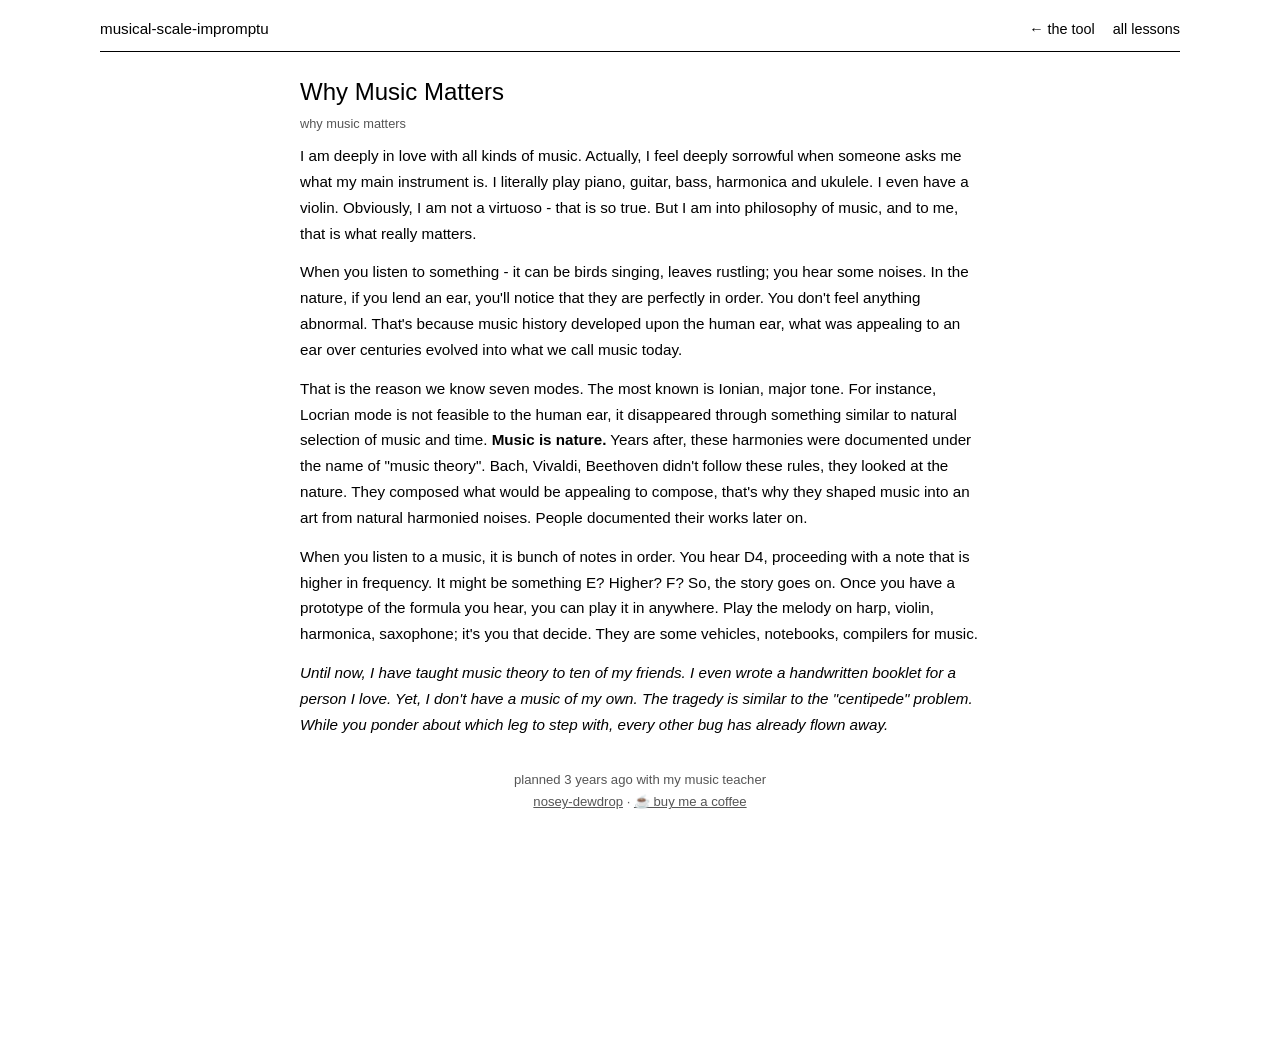
<file: blog/why-music-matters.html>
<!DOCTYPE html>
<html lang="en">
<head>
    <meta charset="UTF-8">
    <meta name="viewport" content="width=device-width, initial-scale=1.0">
    <title>Why Music Matters · musical-scale-impromptu</title>
    <meta name="description" content="An essay on why the human ear knew music theory before theory had a name.">
    <link rel="canonical" href="https://musicimprov.noseydewdrop.com/blog/why-music-matters.html">
    <meta property="og:type" content="article">
    <meta property="og:title" content="Why Music Matters">
    <meta property="og:description" content="An essay on why the human ear knew music theory before theory had a name.">
    <meta property="og:url" content="https://musicimprov.noseydewdrop.com/blog/why-music-matters.html">
    <meta property="og:image" content="https://musicimprov.noseydewdrop.com/og.jpg">
    <meta name="twitter:card" content="summary_large_image">
    <link rel="icon" href="data:image/svg+xml,<svg xmlns=%22http://www.w3.org/2000/svg%22 viewBox=%220 0 100 100%22><text y=%22.9em%22 font-size=%2290%22>🎵</text></svg>">
    <link rel="stylesheet" href="../styles.css?v=39">
</head>
<body>
      <nav class="plainnav">
            <span class="brand">musical-scale-impromptu</span>
            <span class="plainnav-links">
                  <a href="../">← the tool</a>
                  <a href="./">all lessons</a>
            </span>
      </nav>
      <div class="container">
            <h1 class="post-h1">Why Music Matters</h1>
            <div class="panel philosophy-panel">
                        <div class="panel-title">why music matters</div>
                        <div class="philosophy-content">
                              <p>I am deeply in love with all kinds of music. Actually, I feel deeply sorrowful when someone asks me what my main instrument is. I literally play piano, guitar, bass, harmonica and ukulele. I even have a violin. Obviously, I am not a virtuoso - that is so true. But I am into philosophy of music, and to me, that is what really matters.</p>

                              <p>When you listen to something - it can be birds singing, leaves rustling; you hear some noises. In the nature, if you lend an ear, you'll notice that they are perfectly in order. You don't feel anything abnormal. That's because music history developed upon the human ear, what was appealing to an ear over centuries evolved into what we call music today.</p>

                              <p>That is the reason we know seven modes. The most known is Ionian, major tone. For instance, Locrian mode is not feasible to the human ear, it disappeared through something similar to natural selection of music and time. <b>Music is nature.</b> Years after, these harmonies were documented under the name of "music theory". Bach, Vivaldi, Beethoven didn't follow these rules, they looked at the nature. They composed what would be appealing to compose, that's why they shaped music into an art from natural harmonied noises. People documented their works later on.</p>

                              <p>When you listen to a music, it is bunch of notes in order. You hear D4, proceeding with a note that is higher in frequency. It might be something E? Higher? F? So, the story goes on. Once you have a prototype of the formula you hear, you can play it in anywhere. Play the melody on harp, violin, harmonica, saxophone; it's you that decide. They are some vehicles, notebooks, compilers for music.</p>

                              <p><i>Until now, I have taught music theory to ten of my friends. I even wrote a handwritten booklet for a person I love. Yet, I don't have a music of my own. The tragedy is similar to the "centipede" problem. While you ponder about which leg to step with, every other bug has already flown away.</i></p>
                        </div>
                  </div>
            <footer class="site-footer">
                  <div>planned 3 years ago with my music teacher</div>
                  <div><a href="https://github.com/nosey-dewdrop/musical-improvisation-tool">nosey-dewdrop</a> · <a href="https://buymeacoffee.com/nosey-dewdrop">☕ buy me a coffee</a></div>
            </footer>
      </div>
</body>
</html>
</file>
<file: styles.css>
/* ═══════════════════════════════════════════
   MUSICAL-SCALE-IMPROMPTU — dümdüz
   white page, black helvetica, thin gray lines.
   rainbow lives only as text color on the theory chips.
   pink = your selections. one object on the desk: the pink ipod.
   ═══════════════════════════════════════════ */

:root {
      --bg: #ffffff;
      --fg: #000000;
      --mut: #555555;
      --line: #d9d9d9;
      --line-strong: #999999;
      --pink: #e91e90;
      --pink-deep: #ad1457;
      --font: Helvetica, Arial, sans-serif;
}

.dark-mode {
      --bg: #131313;
      --fg: #f2f2f2;
      --mut: #a5a5a5;
      --line: #333333;
      --line-strong: #666666;
      --pink: #f0439f;
      --pink-deep: #c2186b;
}

/* flat rainbow, readable on white */
:root {
      --r1: hsl(335 75% 42%);
      --r2: hsl(15 80% 42%);
      --r3: hsl(42 90% 33%);
      --r4: hsl(145 65% 30%);
      --r5: hsl(192 85% 30%);
      --r6: hsl(248 65% 48%);
      --r7: hsl(283 55% 42%);
}

body.dark-mode {
      --r1: hsl(335 85% 68%);
      --r2: hsl(15 90% 66%);
      --r3: hsl(42 95% 60%);
      --r4: hsl(145 60% 58%);
      --r5: hsl(192 80% 60%);
      --r6: hsl(248 85% 74%);
      --r7: hsl(283 70% 70%);
}

* { box-sizing: border-box; }

html {
      background: var(--bg);
}

body {
      font-family: var(--font);
      font-weight: 400;
      margin: 0;
      padding: 0 20px 240px;
      color: var(--fg);
      background: transparent;
      line-height: 1.5;
      font-size: 15px;
}

.container { max-width: 1080px; margin: 0 auto; }
.hidden { display: none !important; }
::selection { background: #000; color: #fff; }
button { font-family: var(--font); font-weight: 400; font-size: inherit; }
a { color: var(--fg); }

:is(button, a, .chord-card, .prog-common-item, .blog-card, .player-track):focus-visible {
      outline: 2px solid #000;
      outline-offset: 2px;
}

/* ── nav: one line, black text, pink active ── */
.plainnav {
      display: flex;
      align-items: baseline;
      justify-content: space-between;
      max-width: 1080px;
      margin: 0 auto;
      padding: 18px 0 10px;
      border-bottom: 1px solid var(--fg);
}

.brand { font-size: 0.95rem; }

.plainnav-links { display: flex; align-items: baseline; gap: 18px; }

.plainnav-links a {
      text-decoration: none;
      color: var(--fg);
      font-size: 0.9rem;
}

.plainnav-links a:hover { color: var(--mut); }

.theme-btn {
      background: none;
      border: none;
      cursor: pointer;
      font-size: 0.9rem;
      padding: 0;
}

/* ── intro ── */
.intro { margin: 22px 0 16px; }

.intro h1 {
      font-size: 1.5rem;
      font-weight: 400;
      margin: 0 0 4px;
}

.intro h1 em { font-style: normal; }

.intro p { margin: 0; color: var(--mut); font-size: 0.92rem; }

/* ── workbench: instrument left, key right ── */
.workbench {
      display: flex;
      gap: 24px;
      border-top: 1px solid var(--line);
      border-bottom: 1px solid var(--line);
      padding: 16px 0;
}

.bench-left { flex: 1; min-width: 0; }

.bench-controls {
      display: flex;
      align-items: baseline;
      justify-content: space-between;
      gap: 14px;
      flex-wrap: wrap;
}

.pick-button { display: flex; gap: 14px; }

.pick {
      background: none;
      border: none;
      padding: 2px 0;
      font-size: 1.1rem;
      color: var(--mut);
      cursor: pointer;
}

.pick:hover { color: var(--fg); }
.pick.active { color: var(--fg); }

.octave-selector {
      display: flex;
      align-items: baseline;
      gap: 8px;
      font-size: 0.85rem;
      color: var(--mut);
}

.octave-btn {
      background: none;
      border: 1px solid var(--line-strong);
      width: 26px;
      height: 26px;
      padding: 0;
      font-size: 0.8rem;
      color: var(--mut);
      cursor: pointer;
}

.octave-btn:hover { color: var(--fg); border-color: var(--fg); }
.octave-btn.active { background: var(--fg); border-color: var(--fg); color: var(--bg); }

/* ── piano: stark, flat ── */
.piano-section, .guitar-section { margin-top: 14px; }

.piano-container {
      display: block;
      width: fit-content;
      max-width: 100%;
      overflow-x: auto;
      border: 1px solid var(--fg);
      padding: 6px;
}

.keys { position: relative; display: flex; }
.white-keys { display: flex; flex-wrap: nowrap; }

.white-key {
      background: #fff;
      border: 1px solid #000;
      margin-right: -1px;
      color: #777;
      cursor: pointer;
      font-size: 11px;
      display: flex;
      align-items: flex-end;
      justify-content: center;
      padding-bottom: 7px;
}

.white-key:hover { background: #f2f2f2; }

.black-keys { position: absolute; top: 0; left: 0; width: 100%; pointer-events: none; }

.black-key {
      position: absolute;
      background: #000;
      border: 1px solid #000;
      color: #bbb;
      cursor: pointer;
      pointer-events: auto;
      display: flex;
      align-items: flex-end;
      justify-content: center;
      padding-bottom: 5px;
}

.black-key:hover { background: #333; }

.white-key.scale { background: #efefef; }
.black-key.scale { background: #4a4a4a; }

.white-key.root, .black-key.root {
      background: var(--fg);
      color: var(--bg);
}

.dark-mode .white-key.root { background: #fff; color: #000; }

/* pressed notes wear damla's rainbow */
.white-key.selected, .black-key.selected, .fret-dot.selected {
      background: var(--note-c, var(--pink)) !important;
      border-color: #000 !important;
      color: #fff !important;
}

.white-key.keyboard-active, .black-key.keyboard-active {
      background: var(--note-c, var(--pink)) !important;
      color: #fff !important;
}

/* ── guitar ── */
.guitar-strings {
      width: 100%;
      max-width: 840px;
      border: 1px solid var(--fg);
      padding: 12px 8px;
}

.guitar-string { position: relative; height: 34px; display: flex; align-items: center; width: 100%; }

.string-line {
      position: absolute;
      left: 6px;
      right: 6px;
      height: 2px;
      background: var(--line-strong);
      top: 50%;
      transform: translateY(-50%);
}

.guitar-string:nth-child(5) .string-line,
.guitar-string:nth-child(6) .string-line { height: 1px; }

.fret-dot {
      position: absolute;
      width: 26px;
      height: 26px;
      border-radius: 50%;
      background: var(--bg);
      border: 1px solid var(--line-strong);
      cursor: pointer;
      font-size: 9px;
      display: flex;
      align-items: center;
      justify-content: center;
      z-index: 5;
      top: 50%;
      transform: translateY(-50%);
      color: var(--mut);
}

.fret-dot:hover { border-color: var(--fg); color: var(--fg); }
.fret-dot.scale { background: #efefef; color: #000; }
.dark-mode .fret-dot.scale { background: #4a4a4a; color: #fff; }
.fret-dot.root { background: var(--fg); border-color: var(--fg); color: var(--bg); }

.fret-dot[data-fret="0"] { border-radius: 0; width: 32px; }

.fret-dot[data-fret="0"] { left: 1.5%; }
.fret-dot[data-fret="1"] { left: 13%; }
.fret-dot[data-fret="2"] { left: 20.5%; }
.fret-dot[data-fret="3"] { left: 28%; }
.fret-dot[data-fret="4"] { left: 35.5%; }
.fret-dot[data-fret="5"] { left: 43%; }
.fret-dot[data-fret="6"] { left: 50.5%; }
.fret-dot[data-fret="7"] { left: 58%; }
.fret-dot[data-fret="8"] { left: 65.5%; }
.fret-dot[data-fret="9"] { left: 73%; }
.fret-dot[data-fret="10"] { left: 80.5%; }
.fret-dot[data-fret="11"] { left: 88%; }
.fret-dot[data-fret="12"] { left: 95%; }

/* ── selected notes ── */
.selected-notes-bar {
      display: flex;
      align-items: baseline;
      gap: 10px;
      border-top: 1px solid var(--line);
      margin-top: 14px;
      padding-top: 10px;
      font-size: 0.9rem;
}

.bar-label { color: var(--mut); font-size: 0.85rem; }


.clear-btn {
      margin-left: auto;
      background: none;
      border: 1px solid var(--line-strong);
      color: var(--mut);
      font-size: 0.8rem;
      padding: 3px 12px;
      cursor: pointer;
}

.clear-btn:hover { color: var(--fg); border-color: var(--fg); }

/* ── rail ── */
.bench-rail {
      width: 250px;
      min-width: 250px;
      border-left: 1px solid var(--line);
      padding-left: 20px;
      display: flex;
      flex-direction: column;
      gap: 8px;
      align-self: flex-start;
      position: sticky;
      top: 14px;
}

.rail-label { font-size: 1.05rem; color: #000; }
.dark-mode .rail-label { color: #fff; }

.key-current {
      background: var(--fg);
      color: var(--bg);
      font-size: 1.3rem;
      line-height: 1.25;
      padding: 12px 14px;
}

.key-current.empty {
      background: transparent;
      border: 1px dashed var(--line-strong);
      color: var(--mut);
      font-size: 0.88rem;
      font-style: italic;
}

.keys-grid { display: flex; flex-wrap: wrap; gap: 6px; }

.key-btn {
      background: none;
      border: 1px solid var(--line-strong);
      padding: 4px 9px;
      cursor: pointer;
      text-align: left;
      color: var(--mut);
      font-size: 0.6rem;
}

.key-btn .key-name { font-size: 0.95rem; color: var(--fg); line-height: 1.2; }
.key-btn:hover { border-color: var(--fg); }
.key-btn.active { border-color: #000; border-width: 2px; padding: 3px 8px; }
.dark-mode .key-btn.active { border-color: #fff; }

.synesthesia-note { display: none; }

/* ── result strips ── */
.strip {
      display: grid;
      grid-template-columns: 150px 1fr;
      gap: 18px;
      border-bottom: 1px solid var(--line);
      padding: 14px 0;
      align-items: start;
}

.strip > * { min-width: 0; }

.strip-label { font-size: 1.15rem; color: #000; padding-top: 0; }
.dark-mode .strip-label { color: #fff; }

#results .panel {
      display: grid;
      grid-template-columns: 150px 1fr;
      gap: 6px 18px;
      border-bottom: 1px solid var(--line);
      padding: 14px 0;
      align-items: start;
}

#results .panel > :not(.panel-title) { grid-column: 2; }

#results .panel .panel-title {
      grid-column: 1;
      grid-row: 1 / span 9;
      font-size: 1.15rem;
      color: #000;
      padding-top: 0;
}

.dark-mode #results .panel .panel-title { color: #fff; }

#results .panel h3 { display: none; }

#scale-title { font-size: 1rem; font-weight: 400; margin: 0 0 8px; }

.scale-notes { display: flex; flex-wrap: wrap; gap: 6px; margin: 0 0 8px; }

.scale-note {
      padding: 5px 10px;
      font-size: 0.9rem;
      border: 1px solid var(--line-strong);
      background: var(--bg);
}


.scale-note.root-note { border-color: var(--fg); background: var(--fg); }
.scale-note.root-note { color: var(--bg) !important; }
.scale-note.selected-note { border: 2px solid #000; }
.dark-mode .scale-note.selected-note { border-color: #fff; }

.scale-hints { font-size: 0.8rem; color: var(--mut); display: grid; gap: 3px; }
.hint-dot { display: inline-block; width: 9px; height: 9px; margin-right: 4px; }
.hint-dot.scale-dot { background: #efefef; border: 1px solid var(--line-strong); }
.hint-dot.root-dot { background: var(--fg); }

/* modes */
.modes-grid { display: flex; flex-wrap: wrap; gap: 6px; }

.mode-btn {
      background: none;
      border: 1px solid var(--line-strong);
      padding: 6px 10px;
      cursor: pointer;
      text-align: left;
      color: var(--fg);
}


.mode-root { font-size: 0.85rem; }
.mode-desc { font-size: 0.7rem; color: var(--mut); }
.mode-btn:hover { border-color: var(--fg); }
.mode-btn.active { border-color: #000; border-width: 2px; padding: 5px 9px; }
.dark-mode .mode-btn.active { border-color: #fff; }

/* chords */
.chord-type-tabs { display: flex; gap: 14px; margin-bottom: 8px; }

.chord-type-btn {
      background: none;
      border: none;
      padding: 2px 0;
      font-size: 0.85rem;
      color: var(--mut);
      cursor: pointer;
}

.chord-type-btn:hover { color: var(--fg); }
.chord-type-btn.active { color: var(--fg); }

.chords-grid {
      display: grid;
      grid-template-columns: repeat(auto-fit, minmax(88px, 1fr));
      gap: 6px;
      max-width: 760px;
}

.chord-card {
      border: 1px solid var(--line-strong);
      padding: 7px 5px;
      text-align: center;
      cursor: pointer;
      background: none;
}

.chord-card:hover { border-color: var(--fg); }


.chord-degree { font-size: 0.65rem; color: var(--mut); }
.chord-name { font-size: 1rem; margin: 1px 0; }
.chord-quality { font-size: 0.65rem; color: var(--mut); }
.chord-notes-display { font-size: 0.6rem; color: var(--mut); margin-top: 2px; }

/* progressions */
.progressions-list { display: flex; flex-wrap: wrap; gap: 6px; }

.progression-chip {
      border: 1px solid var(--line-strong);
      padding: 6px 11px;
      font-size: 0.88rem;
}

.progression-label { font-size: 0.68rem; color: var(--mut); display: block; }

/* songs */
.player-track {
      display: flex;
      align-items: baseline;
      gap: 10px;
      padding: 6px 0;
      border-bottom: 1px solid var(--line);
      cursor: pointer;
      max-width: 560px;
}

.player-track:last-child { border-bottom: none; }

.track-info { flex: 1; min-width: 0; display: flex; align-items: baseline; gap: 10px; }
.track-title { font-size: 0.9rem; }
.track-artist { font-size: 0.78rem; color: var(--mut); }
.player-track:hover .track-title { color: var(--mut); }
.player-track.playing .track-title { color: var(--fg); }
.track-play-btn { color: var(--fg); font-size: 0.72rem; flex-shrink: 0; }
.songs-empty { font-size: 0.85rem; color: var(--mut); font-style: italic; }

/* ── progressions page ── */
.prog-panel { padding: 4px 0 0; }
.prog-panel h2 { font-size: 1.3rem; font-weight: 400; margin: 20px 0 14px; }
.prog-panel h3 { font-size: 0.85rem; font-weight: 400; color: var(--mut); margin: 18px 0 8px; }
.prog-hint { color: var(--mut); font-size: 0.85rem; font-style: italic; }

.prog-key-select { border: 1px solid var(--line); padding: 12px; }
.prog-key-row { display: flex; align-items: center; gap: 10px; margin-bottom: 8px; flex-wrap: wrap; }
.prog-key-row:last-child { margin-bottom: 0; }
.prog-key-row span { min-width: 44px; color: var(--mut); font-size: 0.82rem; }

.prog-key-btn, .prog-mode-btn {
      background: none;
      border: 1px solid var(--line-strong);
      padding: 4px 10px;
      color: var(--fg);
      font-size: 0.82rem;
      cursor: pointer;
}

.prog-key-btn:hover, .prog-mode-btn:hover { border-color: var(--fg); }
.prog-key-btn.active, .prog-mode-btn.active { border-color: #000; border-width: 2px; padding: 3px 9px; }
.dark-mode .prog-key-btn.active, .dark-mode .prog-mode-btn.active { border-color: #fff; }

.prog-available-chords { display: flex; flex-wrap: wrap; gap: 6px; }

.prog-chord-btn {
      background: none;
      border: 1px solid var(--line-strong);
      padding: 8px 14px;
      color: var(--fg);
      font-size: 0.95rem;
      cursor: pointer;
}

.prog-chord-btn:hover { border-color: var(--fg); }

.progression-slots {
      display: flex;
      flex-wrap: wrap;
      gap: 8px;
      align-items: center;
      min-height: 48px;
      border: 1px dashed var(--line-strong);
      padding: 10px;
      margin-bottom: 10px;
}

.progression-empty { color: var(--mut); font-style: italic; font-size: 0.85rem; }

.prog-slot {
      background: var(--fg);
      color: var(--bg);
      padding: 7px 13px;
      font-size: 0.92rem;
      border: none;
      cursor: pointer;
}

.prog-slot:hover { background: var(--mut); }
.prog-arrow { color: var(--mut); }

.prog-actions { display: flex; gap: 8px; }

.prog-action-btn {
      background: none;
      border: 1px solid var(--line-strong);
      padding: 6px 14px;
      color: var(--mut);
      font-size: 0.82rem;
      cursor: pointer;
}

.prog-action-btn:hover { color: var(--fg); border-color: var(--fg); }
.prog-action-btn.save-btn { border-color: var(--fg); color: var(--fg); }
.prog-action-btn.save-btn:hover { background: var(--fg); color: var(--bg); }

.saved-prog-item {
      display: flex;
      align-items: center;
      justify-content: space-between;
      padding: 7px 0;
      border-bottom: 1px solid var(--line);
}

.saved-prog-chords { font-size: 0.9rem; }

.saved-prog-delete {
      background: none;
      border: 1px solid var(--line-strong);
      color: var(--mut);
      cursor: pointer;
      font-size: 0.7rem;
      padding: 2px 7px;
}

.saved-prog-delete:hover { color: var(--fg); border-color: var(--fg); }

.prog-common-item {
      display: inline-block;
      border: 1px solid var(--line-strong);
      padding: 6px 11px;
      margin: 0 6px 6px 0;
      font-size: 0.88rem;
      cursor: pointer;
}

.prog-common-item:hover { border-color: var(--fg); }
.prog-common-label { font-size: 0.68rem; color: var(--mut); display: block; }

/* ── blog: dense list ── */
.blog-head { margin: 20px 0 12px; }
.blog-head h2 { font-size: 1.3rem; font-weight: 400; margin: 0 0 4px; }
.blog-head p { margin: 0; font-size: 0.88rem; color: var(--mut); }

.blog-grid { display: block; border-top: 1px solid var(--line); }

.blog-card {
      display: grid;
      grid-template-columns: 70px auto 1fr auto;
      gap: 0 12px;
      align-items: baseline;
      padding: 6px 4px;
      border-bottom: 1px solid var(--line);
      cursor: pointer;
}

.blog-card:hover { background: #f4f4f4; }
.dark-mode .blog-card:hover { background: #222; }

.blog-tag { font-size: 0.72rem; }
.blog-card:nth-child(6n+1) .blog-tag { color: var(--r1); }
.blog-card:nth-child(6n+2) .blog-tag { color: var(--r7); }
.blog-card:nth-child(6n+3) .blog-tag { color: var(--r7); }
.blog-card:nth-child(6n+4) .blog-tag { color: var(--r5); }
.blog-card:nth-child(6n+5) .blog-tag { color: var(--r5); }
.blog-card:nth-child(6n+6) .blog-tag { color: var(--r6); }

.blog-card h3 { font-size: 0.9rem; font-weight: 400; margin: 0; white-space: nowrap; }

.blog-card p {
      margin: 0;
      font-size: 0.78rem;
      color: var(--mut);
      white-space: nowrap;
      overflow: hidden;
      text-overflow: ellipsis;
}

.blog-readmore { font-size: 0.72rem; color: var(--mut); white-space: nowrap; }

.blog-back {
      background: none;
      border: none;
      color: var(--fg);
      font-size: 0.85rem;
      cursor: pointer;
      padding: 0;
      margin: 18px 0 10px;
}

.philosophy-panel { max-width: 680px; margin-bottom: 22px; }
.philosophy-panel .panel-title { font-size: 0.8rem; color: var(--mut); margin-bottom: 10px; }
.philosophy-content { line-height: 1.7; font-size: 0.95rem; }
.philosophy-content p { margin: 0 0 13px; }
.philosophy-content h3 { font-size: 1rem; font-weight: 500; color: var(--fg); margin: 18px 0 6px; }


/* ── footer ── */
.site-footer {
      color: var(--mut);
      font-size: 0.82rem;
      margin: 32px 0 0;
      text-align: center;
      display: grid;
      gap: 3px;
}
.site-footer a { color: var(--mut); }

/* ── our ipod: the one object allowed on the desk ── */
.dock {
      position: fixed;
      right: 22px;
      bottom: 20px;
      width: 224px;
      padding: 14px 12px 16px;
      border-radius: 18px;
      background: linear-gradient(105deg, #ff8fce 0%, #f857ae 45%, #e91e90 100%);
      border: 1px solid #ad1457;
      box-shadow:
            inset 2px 2px 3px rgba(255, 255, 255, 0.65),
            inset -3px -4px 8px rgba(160, 30, 100, 0.35),
            8px 12px 24px rgba(60, 10, 40, 0.35);
      transform: rotate(-4deg);
      transform-origin: 50% 100%;
      transition: transform 0.25s ease;
      z-index: 60;
}

.dock:hover { transform: rotate(0deg); }

.dock-bar {
      display: block;
      text-align: center;
      padding: 0 0 8px;
      font-size: 0.68rem;
      color: #7e1d55;
      cursor: pointer;
}

.dock-bar #dock-label {
      display: block;
      white-space: nowrap;
      overflow: hidden;
      text-overflow: ellipsis;
}

.dock-screen {
      border: 5px solid #1d1d21;
      border-radius: 6px;
      background: #000;
      overflow: hidden;
      box-shadow: inset 0 0 4px #000, 0 1px 0 rgba(255, 255, 255, 0.5);
}

#yt-player { display: block; width: 100%; height: 152px; border: none; }
.dock-screen iframe { display: block; width: 100%; height: 152px; border: none; }

.click-wheel {
      position: relative;
      width: 152px;
      height: 152px;
      margin: 14px auto 0;
      border-radius: 50%;
      background: radial-gradient(circle at 45% 38%, #ffffff 0%, #f6e6f0 65%, #ecd0e1 100%);
      border: 1px solid #d898bf;
      box-shadow: inset 0 2px 4px rgba(150, 40, 100, 0.18), 0 1px 0 rgba(255, 255, 255, 0.8);
}

.wheel-btn {
      position: absolute;
      background: none;
      border: none;
      color: #c95c9d;
      font-size: 0.62rem;
      cursor: pointer;
      padding: 6px;
      line-height: 1;
}

.wheel-btn:hover { color: var(--pink-deep); }

.wheel-menu { top: 8px; left: 50%; transform: translateX(-50%); }
.wheel-prev { left: 8px; top: 50%; transform: translateY(-50%); font-size: 0.75rem; }
.wheel-next { right: 8px; top: 50%; transform: translateY(-50%); font-size: 0.75rem; }
.wheel-play { bottom: 8px; left: 50%; transform: translateX(-50%); font-size: 0.7rem; }

.wheel-center {
      position: absolute;
      top: 50%;
      left: 50%;
      transform: translate(-50%, -50%);
      width: 58px;
      height: 58px;
      border-radius: 50%;
      border: 1px solid #d898bf;
      background: radial-gradient(circle at 45% 35%, #ffffff, #f7dceb);
      cursor: pointer;
      box-shadow: inset 0 -2px 4px rgba(150, 40, 100, 0.15), 0 1px 2px rgba(0, 0, 0, 0.12);
}

.wheel-center:active { box-shadow: inset 0 2px 5px rgba(150, 40, 100, 0.3); }

.dock.collapsed { width: 168px; padding: 8px 12px 10px; }
.dock.collapsed .dock-screen, .dock.collapsed .click-wheel { display: none; }
.dock.collapsed .dock-bar { padding-bottom: 0; }

/* ── mobile ── */
@media (max-width: 820px) {
      body { padding: 0 12px 240px; }

      .plainnav { flex-direction: column; gap: 6px; padding-top: 14px; }
      .plainnav-links { flex-wrap: wrap; gap: 12px; }

      .workbench { flex-direction: column; gap: 16px; }

      .bench-rail {
            width: 100%;
            min-width: 0;
            border-left: none;
            border-top: 1px solid var(--line);
            padding-left: 0;
            padding-top: 12px;
            position: static;
      }

      .strip, #results .panel { grid-template-columns: 1fr; gap: 6px; }
      #results .panel .panel-title { grid-row: auto; }
      #results .panel > :not(.panel-title) { grid-column: 1; }

      .guitar-strings { overflow-x: auto; }
      .guitar-string { min-width: 520px; height: 38px; }

      .blog-card { grid-template-columns: auto 1fr auto; }
      .blog-card p { display: none; }

      .dock { right: 12px; bottom: 12px; width: 210px; }
      .click-wheel { width: 120px; height: 120px; }
      .wheel-center { width: 46px; height: 46px; }
}

@media (prefers-reduced-motion: reduce) {
      * { transition-duration: 0.01ms !important; }
}


/* static blog pages */
.post-h1 { font-size: 1.5rem; font-weight: 400; margin: 22px 0 4px; }
.blog-grid a.blog-card { text-decoration: none; color: inherit; }


/* blog post pages: centered column */
.post-h1 {
      max-width: 680px;
      margin-left: auto;
      margin-right: auto;
}

.philosophy-panel {
      margin-left: auto;
      margin-right: auto;
}


/* try an example */
.linklike {
      background: none;
      border: none;
      padding: 0;
      font-size: inherit;
      color: var(--fg);
      cursor: pointer;
}

.linklike:hover { color: var(--mut); }

/* song search */
.song-search {
      width: 100%;
      border: 1px solid var(--line-strong);
      background: var(--bg);
      color: var(--fg);
      font-family: var(--font);
      font-size: 0.9rem;
      padding: 7px 10px;
      outline: none;
}

.song-search:focus { border-color: var(--fg); }

.search-hit {
      display: block;
      width: 100%;
      text-align: left;
      background: none;
      border: none;
      border-bottom: 1px solid var(--line);
      padding: 6px 2px;
      font-size: 0.82rem;
      color: var(--fg);
      cursor: pointer;
}

.search-hit:hover { color: var(--mut); }

.search-empty {
      font-size: 0.8rem;
      color: var(--mut);
      font-style: italic;
      padding: 6px 2px;
}

/* ear trainer */
.ear-intro { margin: 0 0 10px; font-size: 0.9rem; color: var(--mut); }
#ear-options { margin-top: 10px; }
.ear-msg { margin-top: 8px; font-size: 0.9rem; }


/* tiny notes living in the background, damla's rainbow, very quiet */
.backdrop {
      position: fixed;
      inset: 0;
      z-index: -1;
      pointer-events: none;
}

.backdrop span {
      position: absolute;
      user-select: none;
}

/* sprinkles falling from the cursor */
.sprinkle {
      position: fixed;
      z-index: 90;
      pointer-events: none;
      font-size: 11px;
      user-select: none;
      animation: sprinkleFall 0.9s ease-in forwards;
}

@keyframes sprinkleFall {
      from { opacity: 0.85; transform: translateY(0); }
      to { opacity: 0; transform: translateY(48px); }
}

.curriculum-path {
      font-size: 0.82rem;
      color: var(--mut);
      margin: 4px 0 0;
}
</file>
